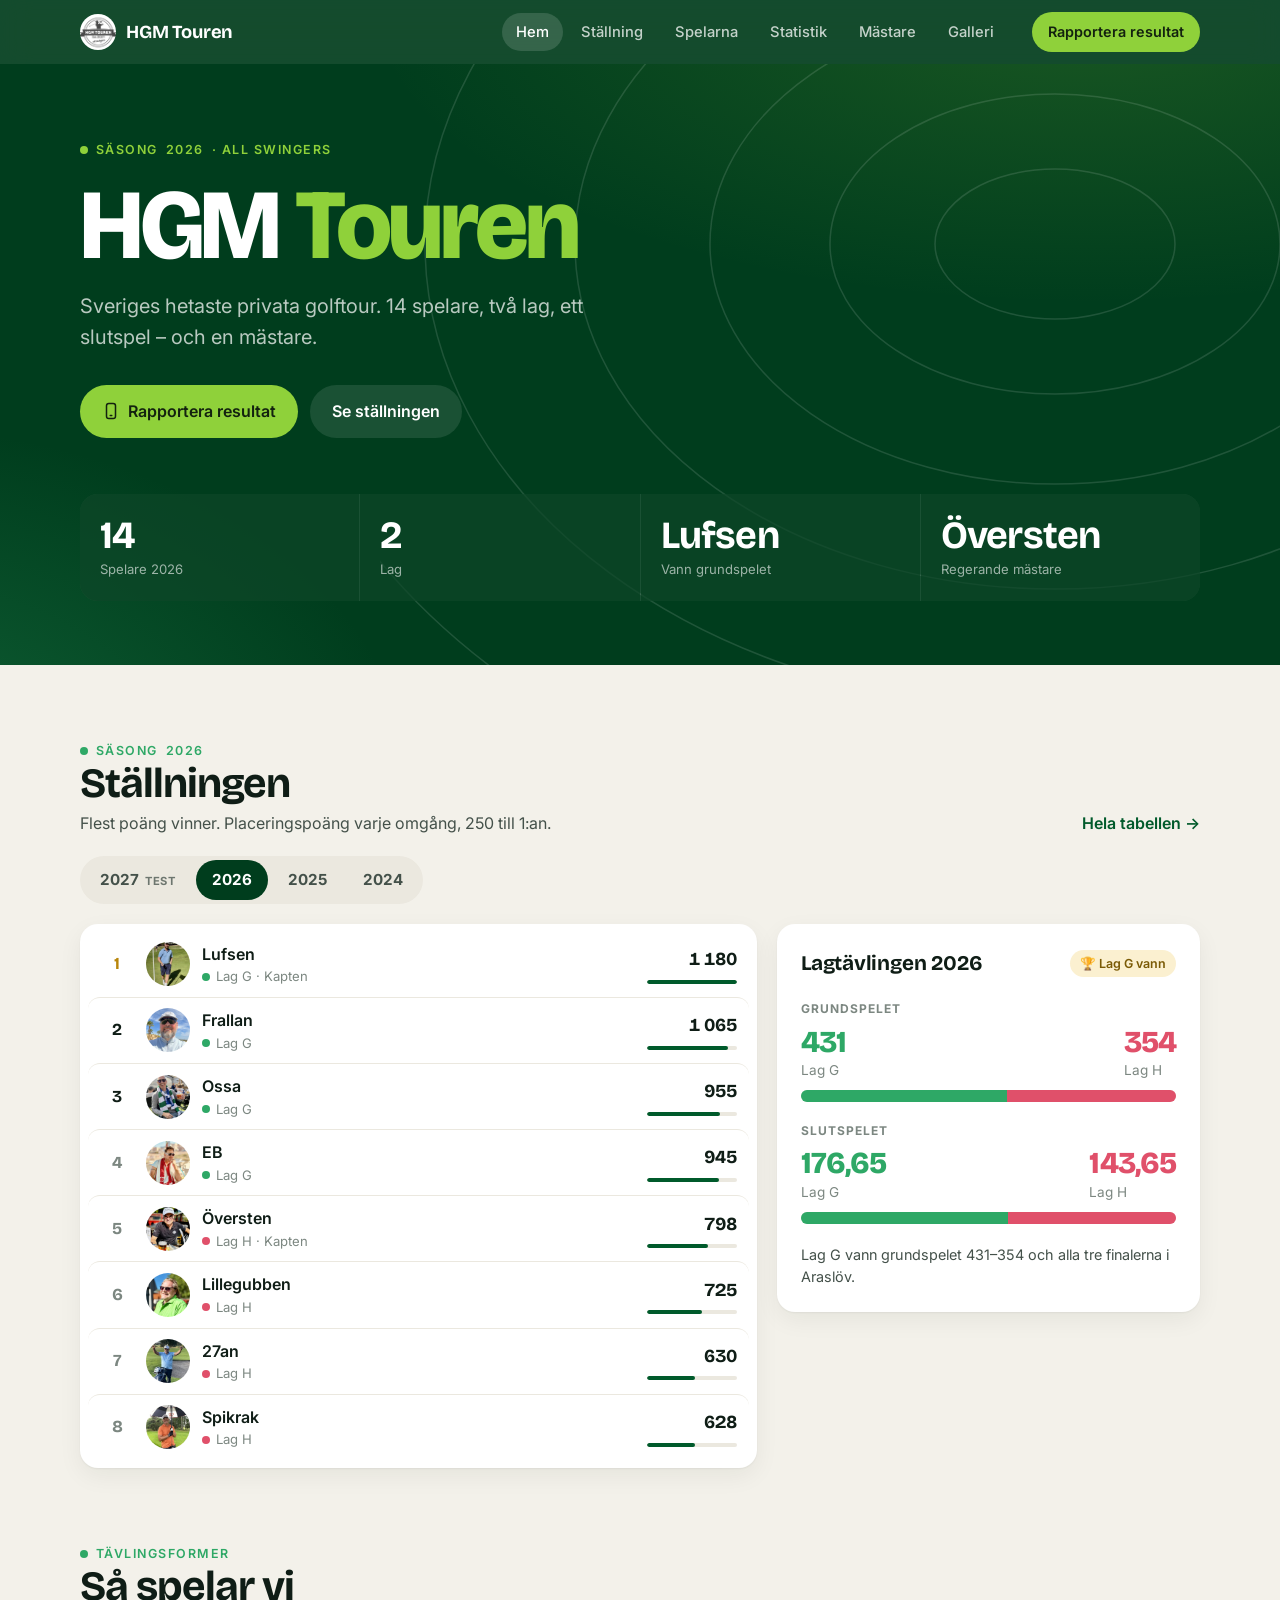
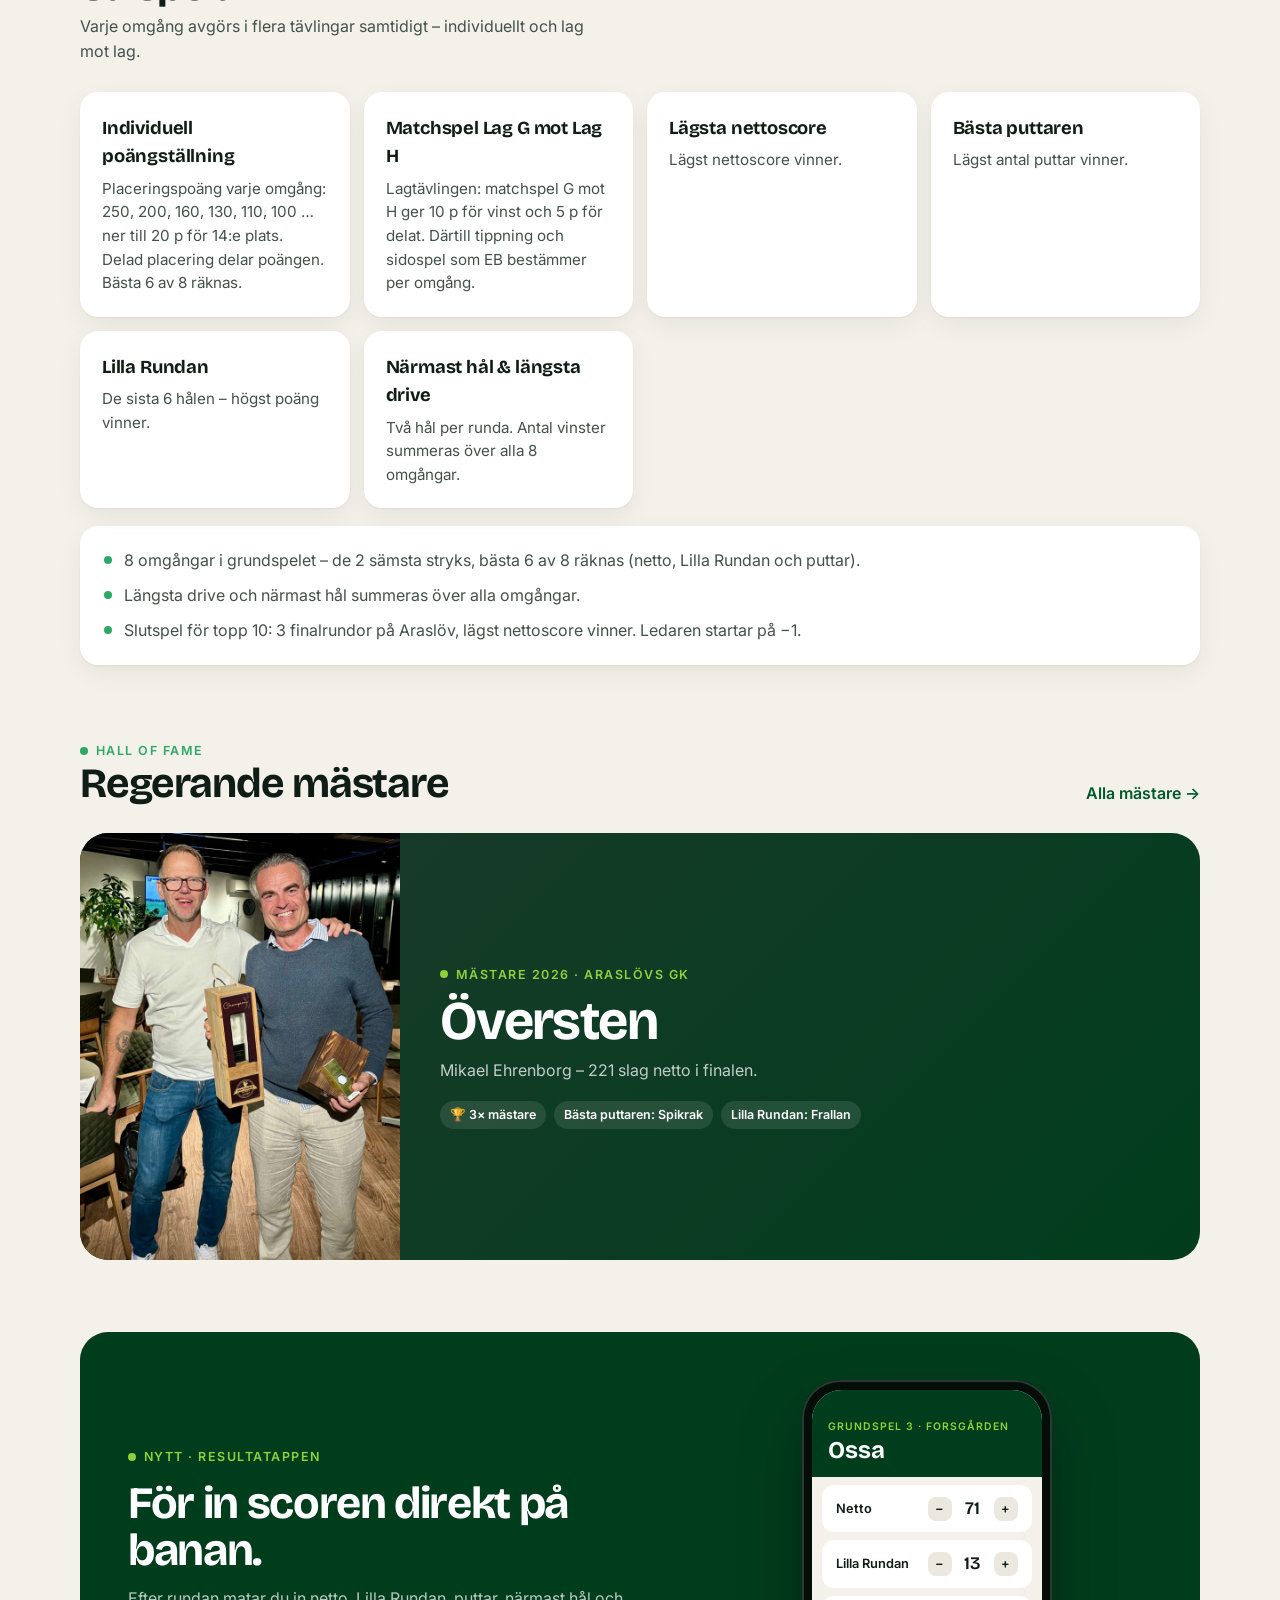
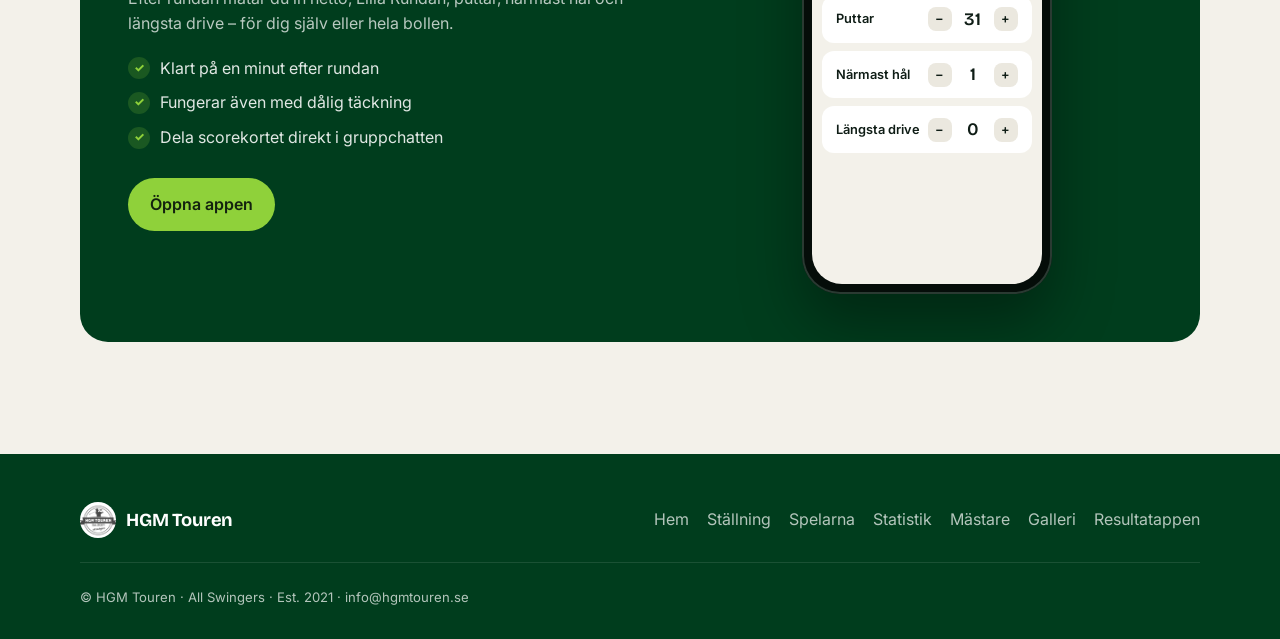
<file: index.html>
<!doctype html>
<html lang="sv">
<head>
<meta charset="utf-8">
<meta name="viewport" content="width=device-width, initial-scale=1, viewport-fit=cover">
<title>HGM Touren</title>
<meta name="description" content="HGM Touren – Sveriges hetaste privata golftour. Ställning, spelare, lag och mästare.">
<meta name="theme-color" content="#003d1d">
<link rel="icon" href="assets/img/icon.svg" type="image/svg+xml">
<link rel="preconnect" href="https://fonts.googleapis.com">
<link rel="preconnect" href="https://fonts.gstatic.com" crossorigin>
<link href="https://fonts.googleapis.com/css2?family=Bricolage+Grotesque:opsz,wght@12..96,600;12..96,700;12..96,800&family=Inter:wght@400;500;600;700&display=swap" rel="stylesheet">
<link rel="stylesheet" href="assets/css/style.css">
</head>
<body data-root="" data-page="hem">
<header id="site-nav"></header>
<section class="hero">
  <div class="wrap">
    <span class="eyebrow">Säsong <span data-season></span> · All Swingers</span>
    <h1>HGM <span>Touren</span></h1>
    <p class="lead">Sveriges hetaste privata golftour. 14 spelare, två lag, ett slutspel – och en mästare.</p>
    <div class="hero-actions">
      <a class="btn btn-accent" href="app/index.html">
        <svg viewBox="0 0 24 24" fill="none" stroke="currentColor" stroke-width="2" stroke-linecap="round" stroke-linejoin="round"><rect x="6" y="2" width="12" height="20" rx="3"/><path d="M11 18h2"/></svg>
        Rapportera resultat</a>
      <a class="btn btn-ghost" href="stallning/index.html">Se ställningen</a>
    </div>
    <div class="kpis" data-kpis></div>
  </div>
</section>

<section class="section">
  <div class="wrap">
    <div class="section-head">
      <div><span class="eyebrow">Säsong <span data-season></span></span><h2>Ställningen</h2>
      <p data-scoring-note>Placeringspoäng varje omgång – 250 poäng till 1:an och nedåt. Bästa 6 av 8 omgångar räknas.</p></div>
      <a class="link-more" href="stallning/index.html">Hela tabellen →</a>
    </div>
    <div style="margin:-8px 0 20px"><div data-season-switch></div><div data-season-note></div></div>
    <div class="grid-2">
      <div class="card standings reveal" data-standings-top></div>
      <div style="display:grid;gap:20px;align-content:start">
        <div class="reveal" data-duel></div>
      </div>
    </div>
  </div>
</section>

<section class="section" style="padding-top:0">
  <div class="wrap">
    <div class="section-head">
      <div><span class="eyebrow">Tävlingsformer</span><h2>Så spelar vi</h2>
      <p>Varje omgång avgörs i flera tävlingar samtidigt – individuellt och lag mot lag.</p></div>
    </div>
    <div class="formats-grid" data-formats></div>
    <ul class="card rules" data-rules></ul>
  </div>
</section>

<section class="section" style="padding-top:0">
  <div class="wrap">
    <div class="section-head">
      <div><span class="eyebrow">Hall of Fame</span><h2>Regerande mästare</h2></div>
      <a class="link-more" href="mastare/index.html">Alla mästare →</a>
    </div>
    <div class="reveal" data-champ-feature></div>
  </div>
</section>

<section class="section" style="padding-top:0">
  <div class="wrap">
    <div class="promo reveal">
      <div>
        <span class="eyebrow">Nytt · Resultatappen</span>
        <h2>För in scoren direkt på banan.</h2>
        <p>Efter rundan matar du in netto, Lilla Rundan, puttar, närmast hål och längsta drive – för dig själv eller hela bollen.</p>
        <ul>
          <li>Klart på en minut efter rundan</li>
          <li>Fungerar även med dålig täckning</li>
          <li>Dela scorekortet direkt i gruppchatten</li>
        </ul>
        <a class="btn btn-accent" href="app/index.html">Öppna appen</a>
      </div>
      <div class="phone" aria-hidden="true">
        <div class="phone-screen">
          <div class="ps-top"><small>Grundspel 3 · Forsgården</small><b>Ossa</b></div>
          <div class="ps-row">Netto<span class="ps-step"><i>−</i><em>71</em><i>+</i></span></div>
          <div class="ps-row">Lilla Rundan<span class="ps-step"><i>−</i><em>13</em><i>+</i></span></div>
          <div class="ps-row">Puttar<span class="ps-step"><i>−</i><em>31</em><i>+</i></span></div>
          <div class="ps-row">Närmast hål<span class="ps-step"><i>−</i><em>1</em><i>+</i></span></div>
          <div class="ps-row">Längsta drive<span class="ps-step"><i>−</i><em>0</em><i>+</i></span></div>
        </div>
      </div>
    </div>
  </div>
</section>
<footer id="site-footer"></footer>
<script src="assets/js/data.js"></script>
<script src="assets/js/site.js"></script>
</body>
</html>
</file>
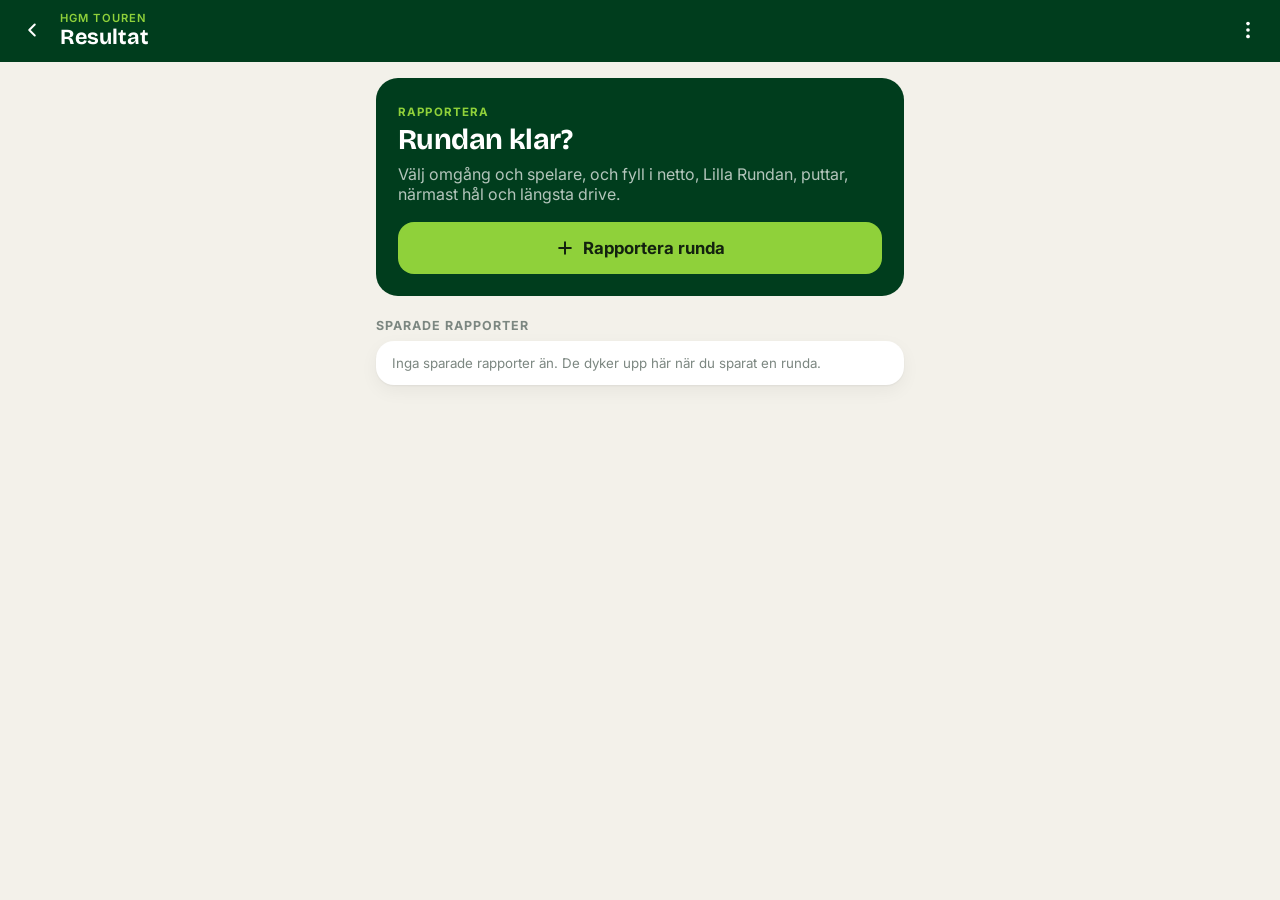
<file: app/index.html>
<!doctype html>
<html lang="sv">
<head>
<meta charset="utf-8">
<meta name="viewport" content="width=device-width, initial-scale=1, viewport-fit=cover, maximum-scale=1">
<title>HGM Resultat</title>
<meta name="theme-color" content="#003d1d">
<meta name="apple-mobile-web-app-capable" content="yes">
<meta name="mobile-web-app-capable" content="yes">
<meta name="apple-mobile-web-app-status-bar-style" content="black-translucent">
<meta name="apple-mobile-web-app-title" content="HGM Resultat">
<link rel="manifest" href="manifest.webmanifest">
<link rel="icon" href="../assets/img/icon.svg" type="image/svg+xml">
<link rel="apple-touch-icon" href="icon-192.png">
<link rel="preconnect" href="https://fonts.googleapis.com">
<link rel="preconnect" href="https://fonts.gstatic.com" crossorigin>
<link href="https://fonts.googleapis.com/css2?family=Bricolage+Grotesque:opsz,wght@12..96,600;12..96,700;12..96,800&family=Inter:wght@400;500;600;700&display=swap" rel="stylesheet">
<link rel="stylesheet" href="app.css">
</head>
<body>
  <header class="top">
    <a class="back" href="../index.html" aria-label="Till hemsidan">
      <svg viewBox="0 0 24 24" fill="none" stroke="currentColor" stroke-width="2.2" stroke-linecap="round" stroke-linejoin="round"><path d="M15 18l-6-6 6-6"/></svg>
    </a>
    <div class="top-title"><small id="top-sub">HGM Touren</small><b id="top-main">Resultat</b></div>
    <button class="icon-btn" id="btn-menu" aria-label="Meny" hidden>
      <svg viewBox="0 0 24 24" fill="currentColor"><circle cx="12" cy="5" r="2"/><circle cx="12" cy="12" r="2"/><circle cx="12" cy="19" r="2"/></svg>
    </button>
  </header>

  <main id="view"></main>

  <div class="sheet-bg" id="sheet-bg" hidden></div>
  <div class="sheet" id="sheet" hidden></div>
  <div class="toast" id="toast" hidden></div>

  <script src="../assets/js/data.js"></script>
  <script src="app.js"></script>
</body>
</html>
</file>
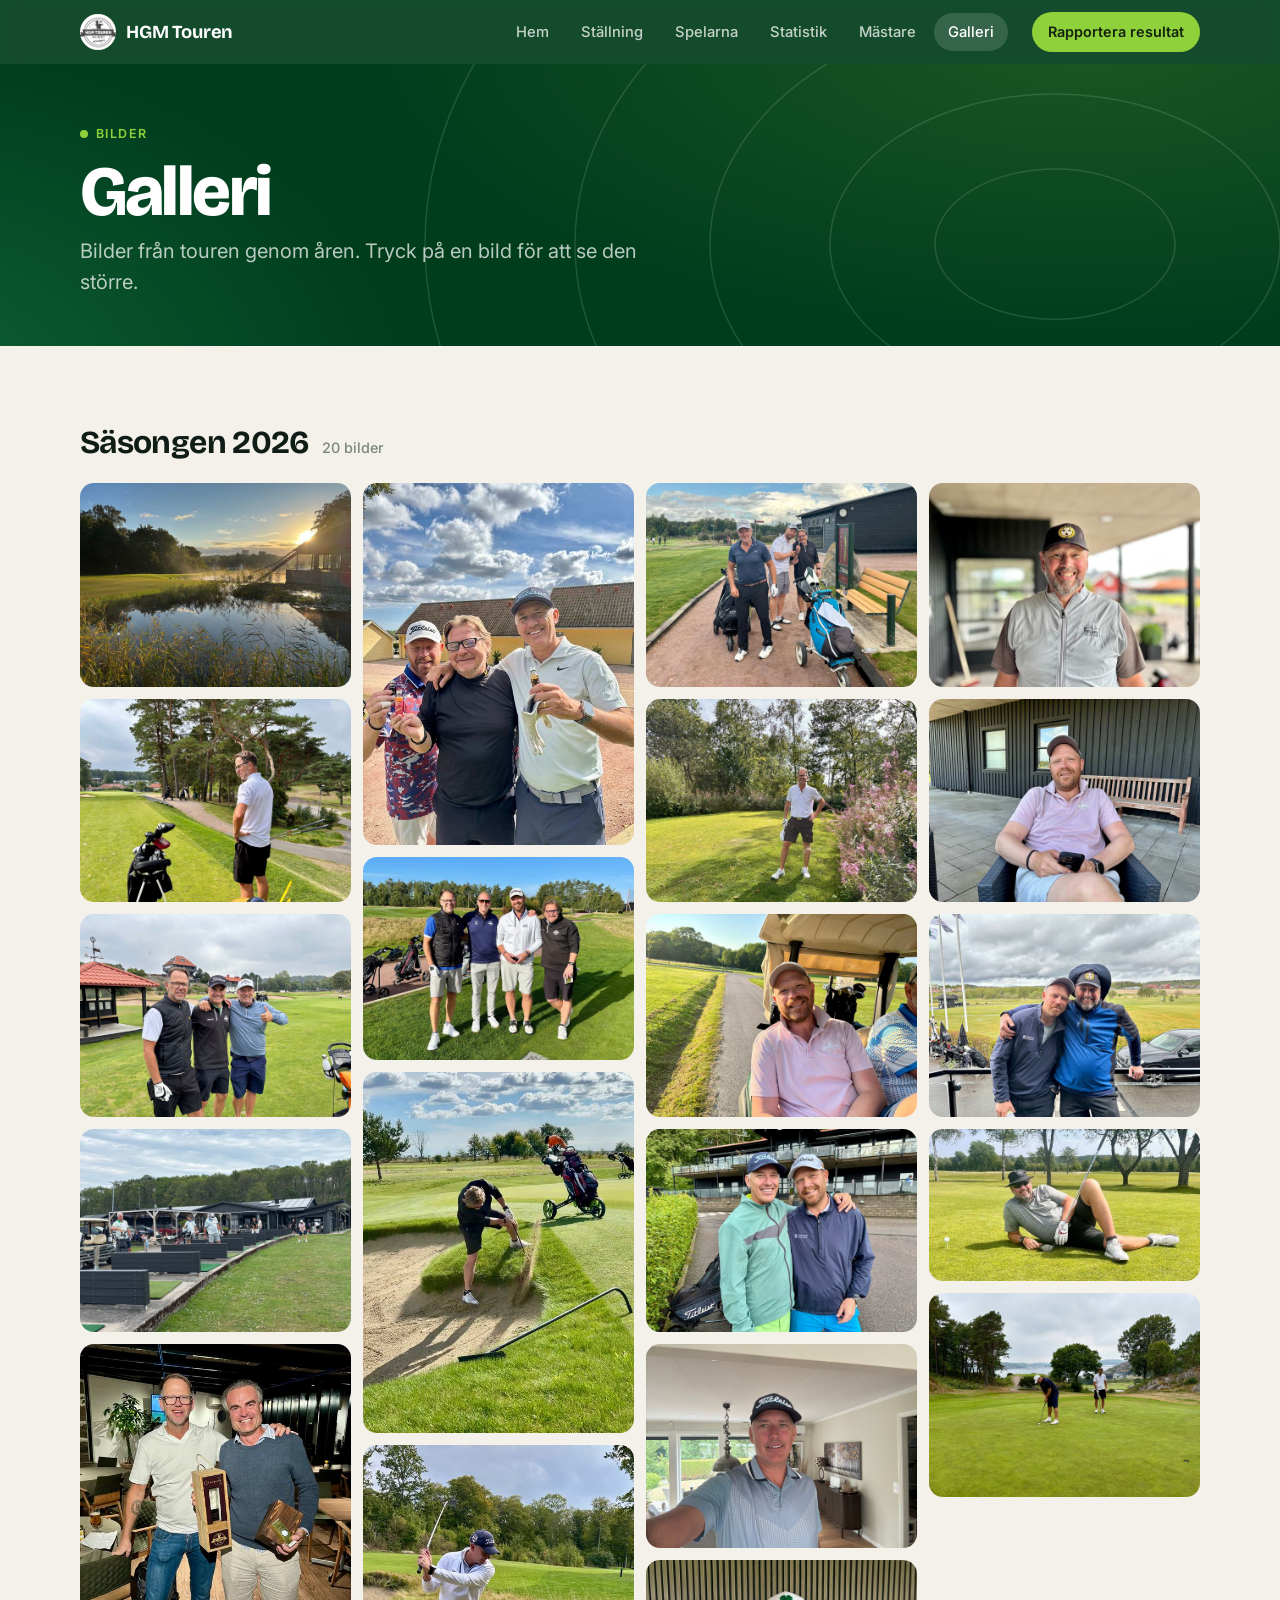
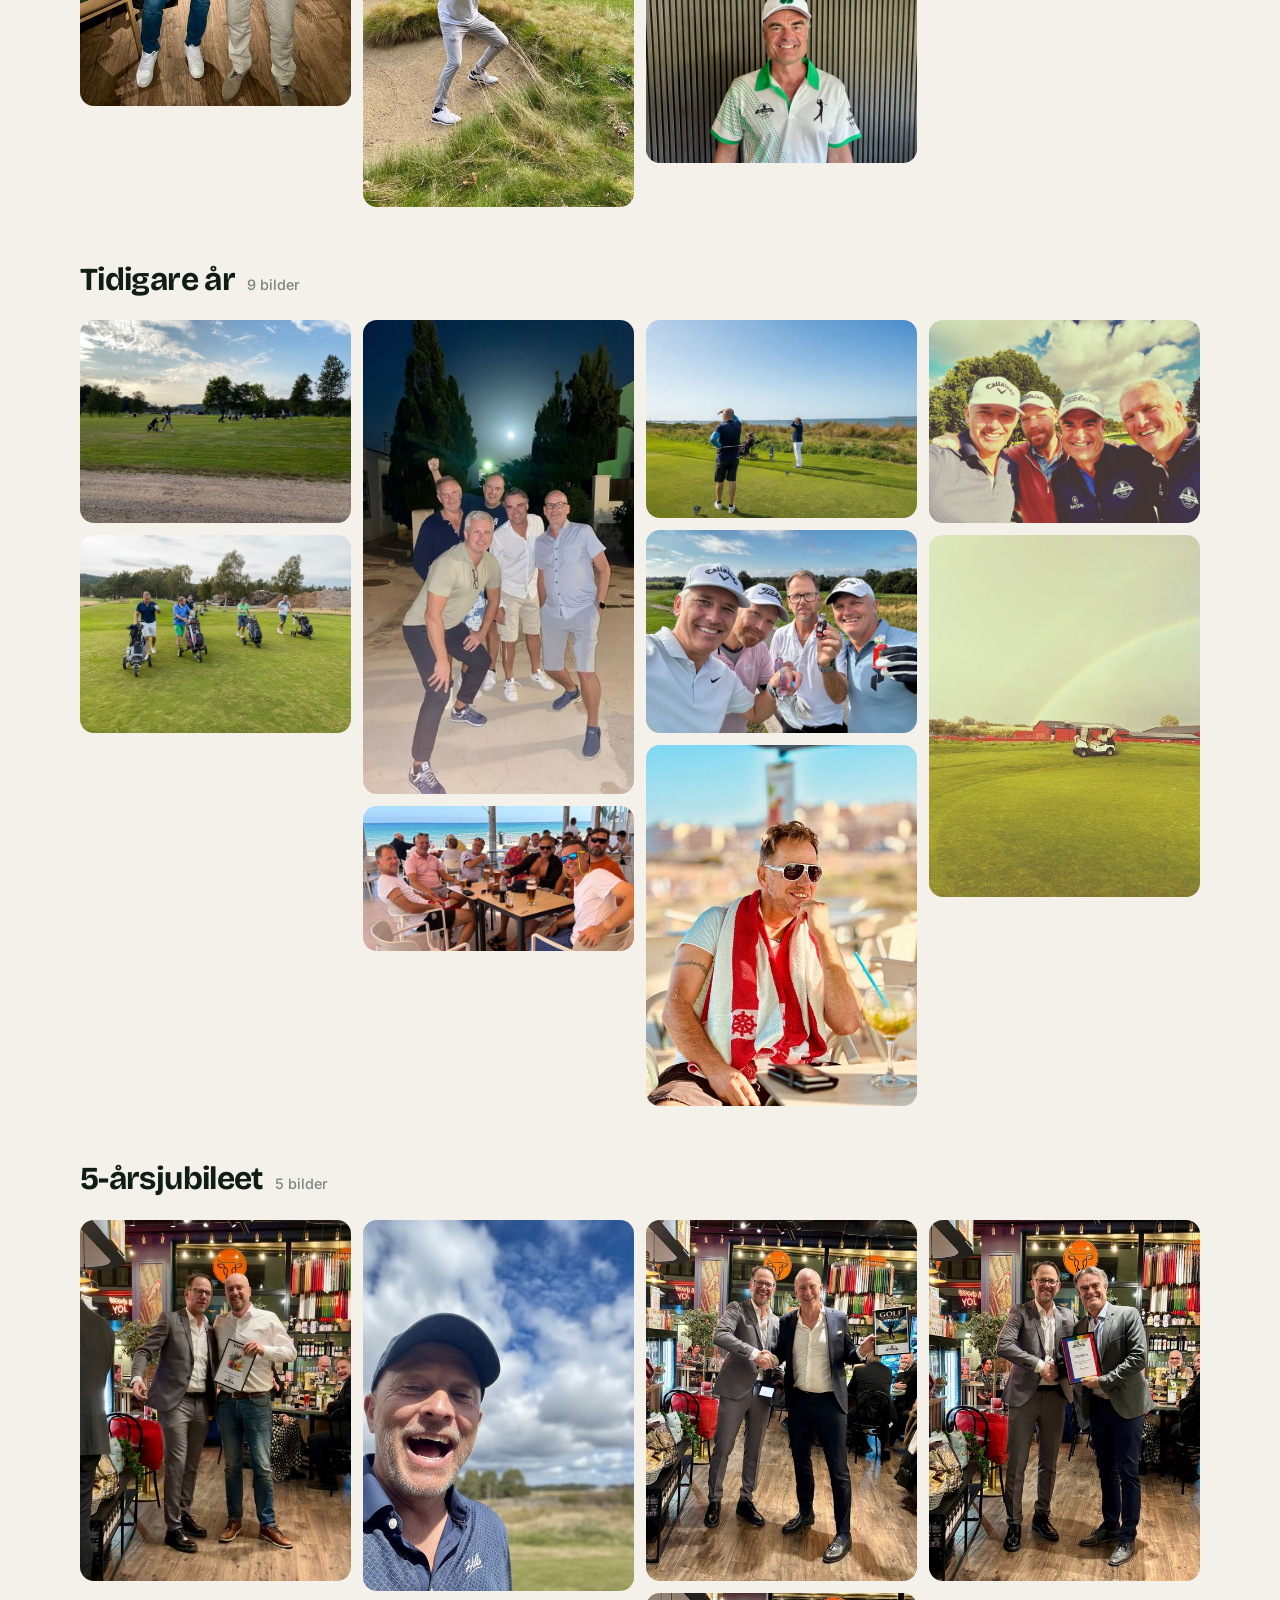
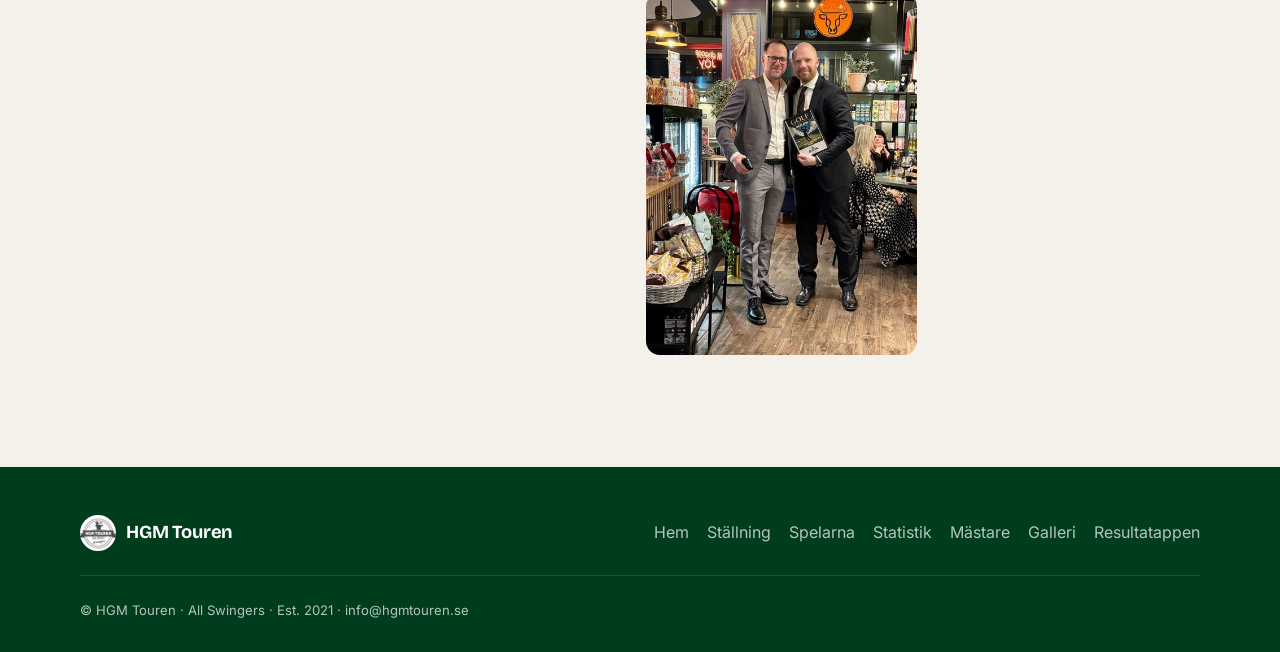
<file: galleri/index.html>
<!doctype html>
<html lang="sv">
<head>
<meta charset="utf-8">
<meta name="viewport" content="width=device-width, initial-scale=1, viewport-fit=cover">
<title>Galleri – HGM Touren</title>
<meta name="description" content="HGM Touren – Sveriges hetaste privata golftour. Ställning, spelare, lag och mästare.">
<meta name="theme-color" content="#003d1d">
<link rel="icon" href="../assets/img/icon.svg" type="image/svg+xml">
<link rel="preconnect" href="https://fonts.googleapis.com">
<link rel="preconnect" href="https://fonts.gstatic.com" crossorigin>
<link href="https://fonts.googleapis.com/css2?family=Bricolage+Grotesque:opsz,wght@12..96,600;12..96,700;12..96,800&family=Inter:wght@400;500;600;700&display=swap" rel="stylesheet">
<link rel="stylesheet" href="../assets/css/style.css">
</head>
<body data-root="../" data-page="galleri">
<header id="site-nav"></header>
<section class="hero page-hero">
  <div class="wrap">
    <span class="eyebrow">Bilder</span>
    <h1>Galleri</h1>
    <p class="lead">Bilder från touren genom åren. Tryck på en bild för att se den större.</p>
  </div>
</section>
<section class="section">
  <div class="wrap" data-gallery></div>
</section>
<footer id="site-footer"></footer>
<script src="../assets/js/data.js"></script>
<script src="../assets/js/site.js"></script>
</body>
</html>
</file>
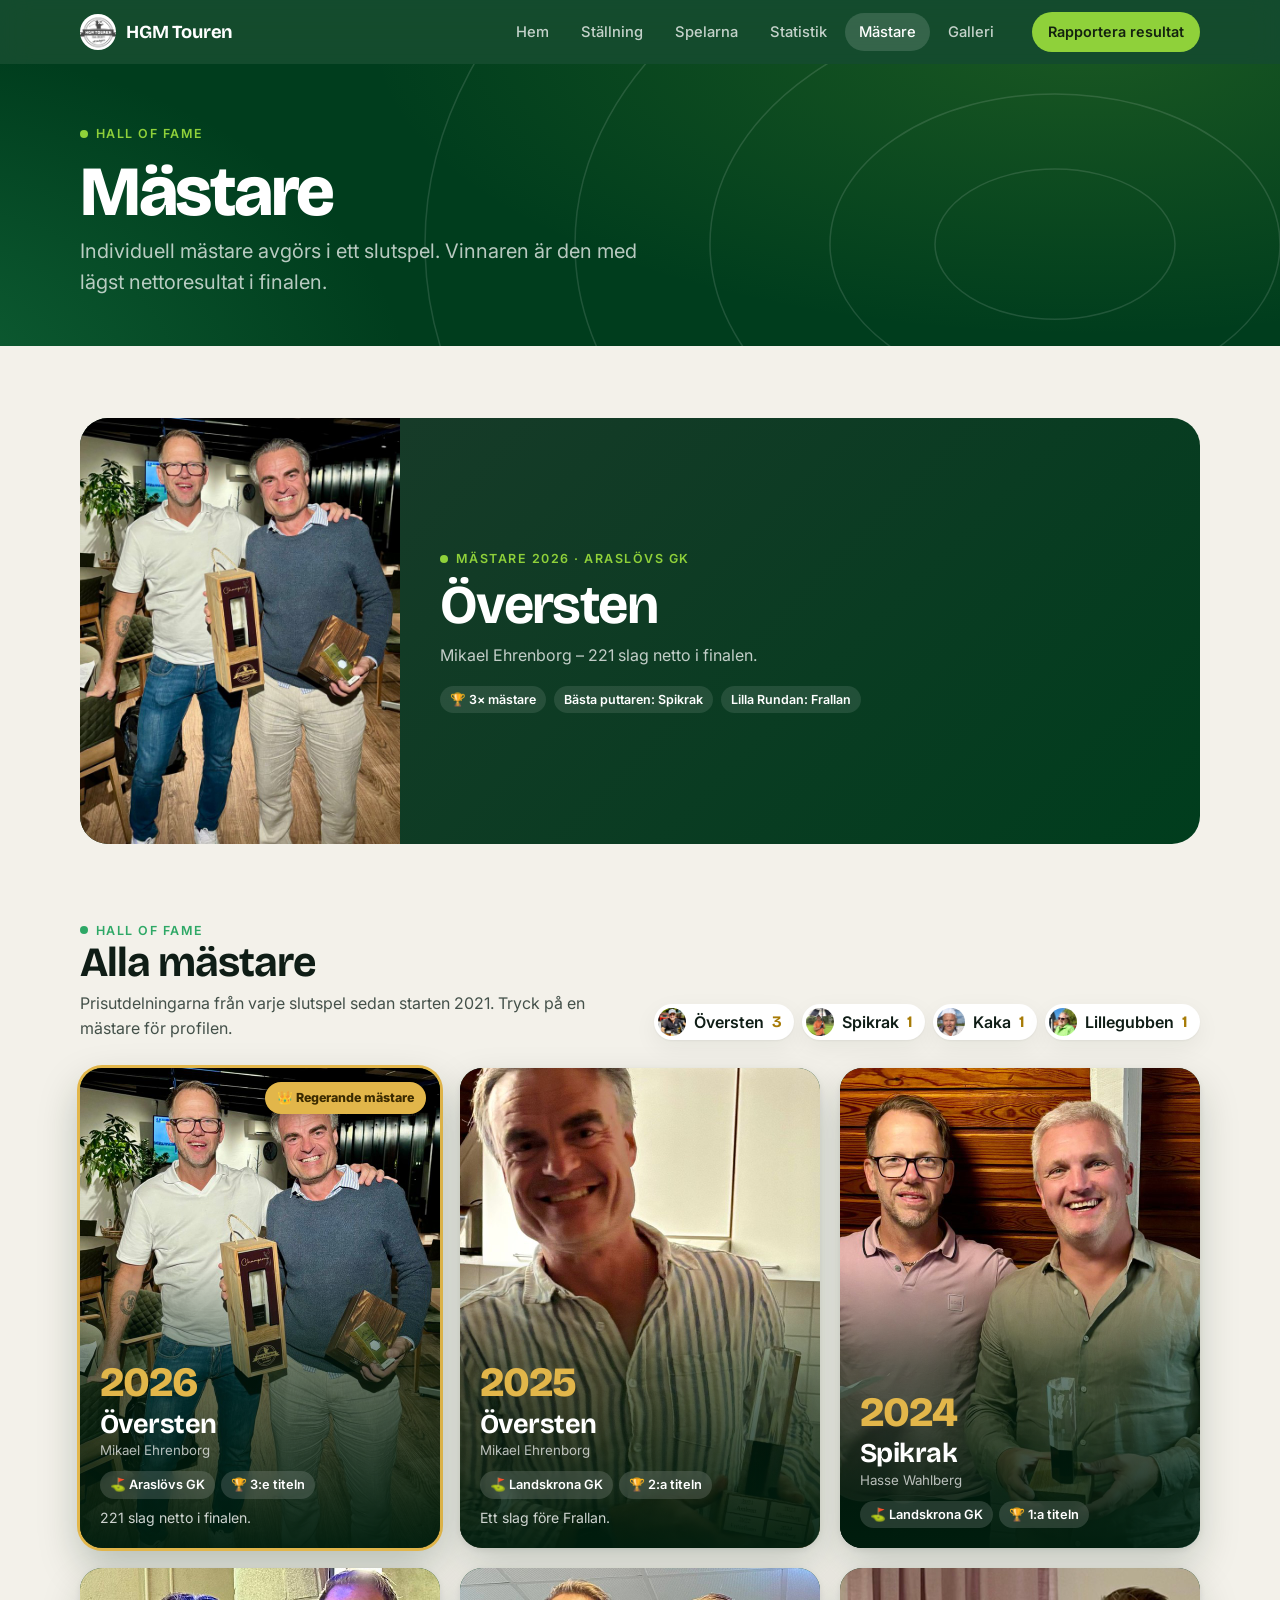
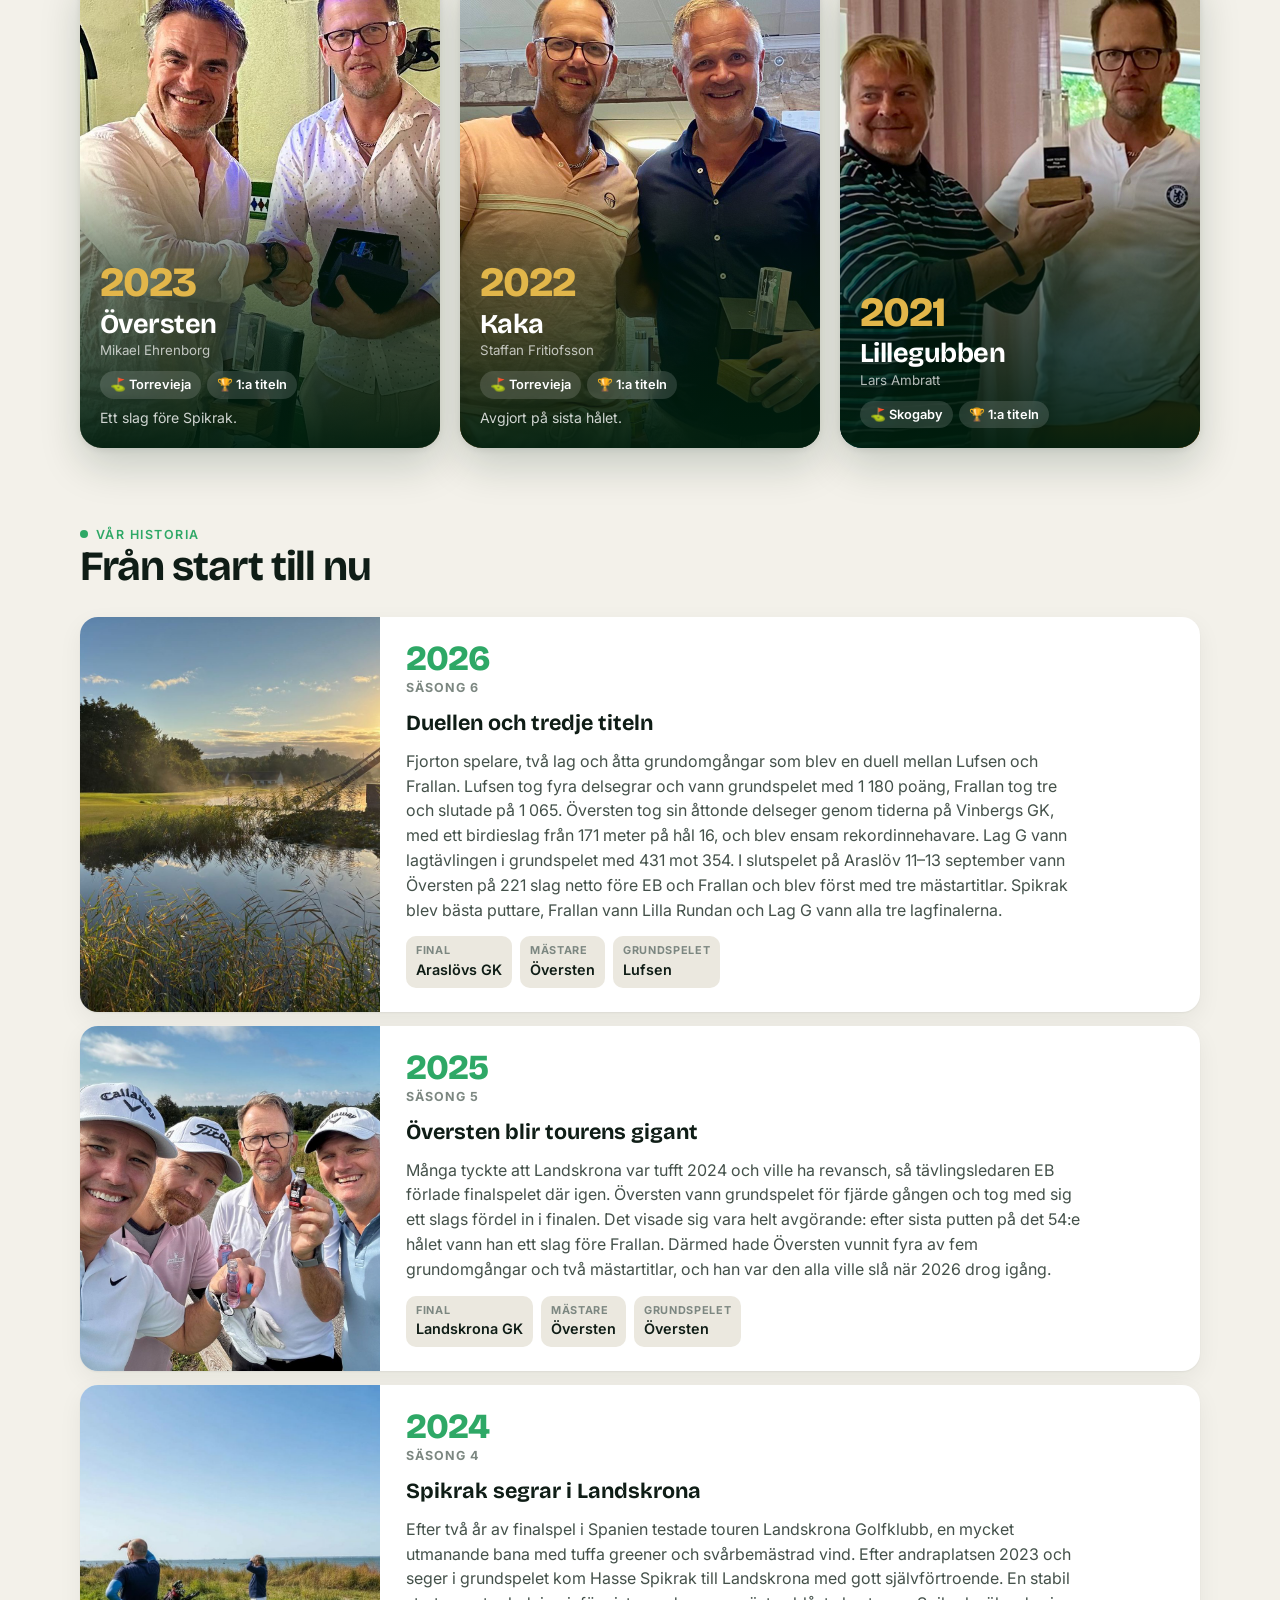
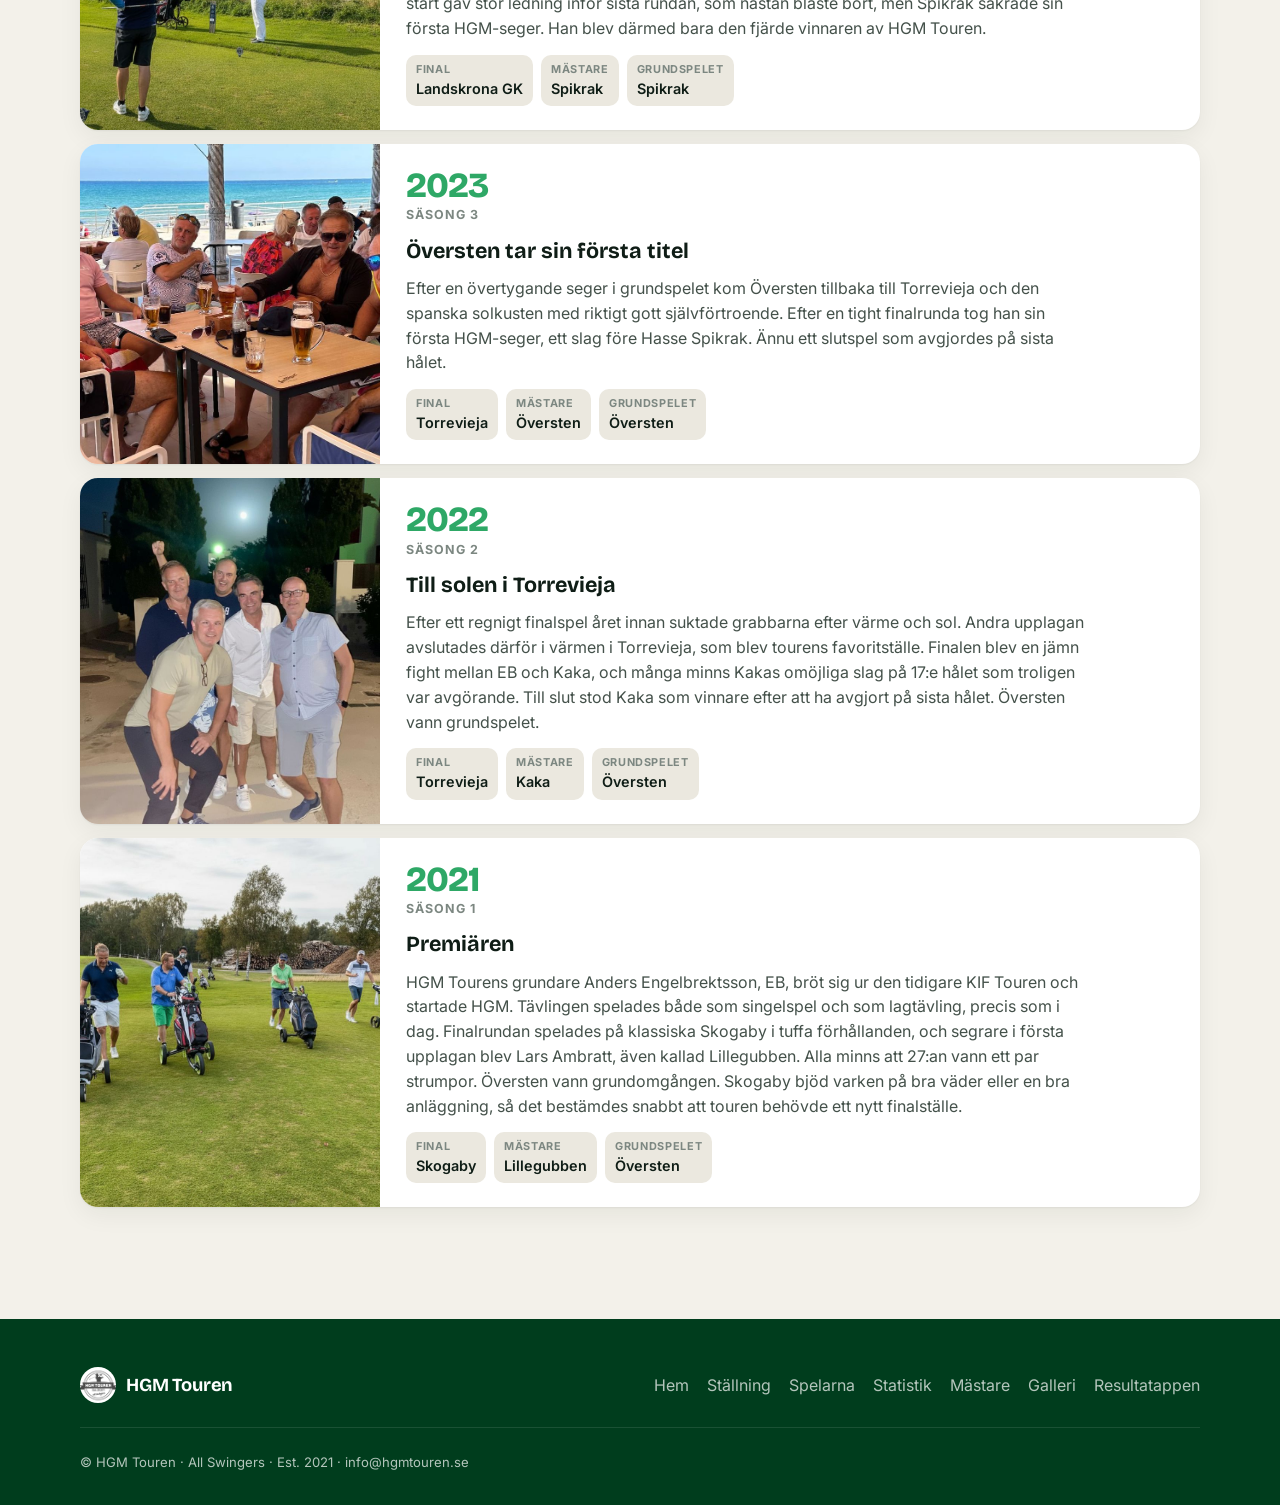
<file: mastare/index.html>
<!doctype html>
<html lang="sv">
<head>
<meta charset="utf-8">
<meta name="viewport" content="width=device-width, initial-scale=1, viewport-fit=cover">
<title>Mästare – HGM Touren</title>
<meta name="description" content="HGM Touren – Sveriges hetaste privata golftour. Ställning, spelare, lag och mästare.">
<meta name="theme-color" content="#003d1d">
<link rel="icon" href="../assets/img/icon.svg" type="image/svg+xml">
<link rel="preconnect" href="https://fonts.googleapis.com">
<link rel="preconnect" href="https://fonts.gstatic.com" crossorigin>
<link href="https://fonts.googleapis.com/css2?family=Bricolage+Grotesque:opsz,wght@12..96,600;12..96,700;12..96,800&family=Inter:wght@400;500;600;700&display=swap" rel="stylesheet">
<link rel="stylesheet" href="../assets/css/style.css">
</head>
<body data-root="../" data-page="mastare">
<header id="site-nav"></header>
<section class="hero page-hero">
  <div class="wrap">
    <span class="eyebrow">Hall of Fame</span>
    <h1>Mästare</h1>
    <p class="lead">Individuell mästare avgörs i ett slutspel. Vinnaren är den med lägst nettoresultat i finalen.</p>
  </div>
</section>
<section class="section">
  <div class="wrap">
    <div data-champ-feature></div>
  </div>
</section>
<section class="section" style="padding-top:0">
  <div class="wrap">
    <div class="section-head"><div><span class="eyebrow">Hall of Fame</span><h2>Alla mästare</h2>
      <p>Prisutdelningarna från varje slutspel sedan starten 2021. Tryck på en mästare för profilen.</p></div>
      <div class="title-count" data-title-count></div></div>
    <div class="hof-grid" data-champ-list></div>
  </div>
</section>
<section class="section" style="padding-top:0">
  <div class="wrap">
    <div class="section-head"><div><span class="eyebrow">Vår historia</span><h2>Från start till nu</h2></div></div>
    <div class="timeline" data-timeline></div>
  </div>
</section>
<footer id="site-footer"></footer>
<script src="../assets/js/data.js"></script>
<script src="../assets/js/site.js"></script>
</body>
</html>
</file>
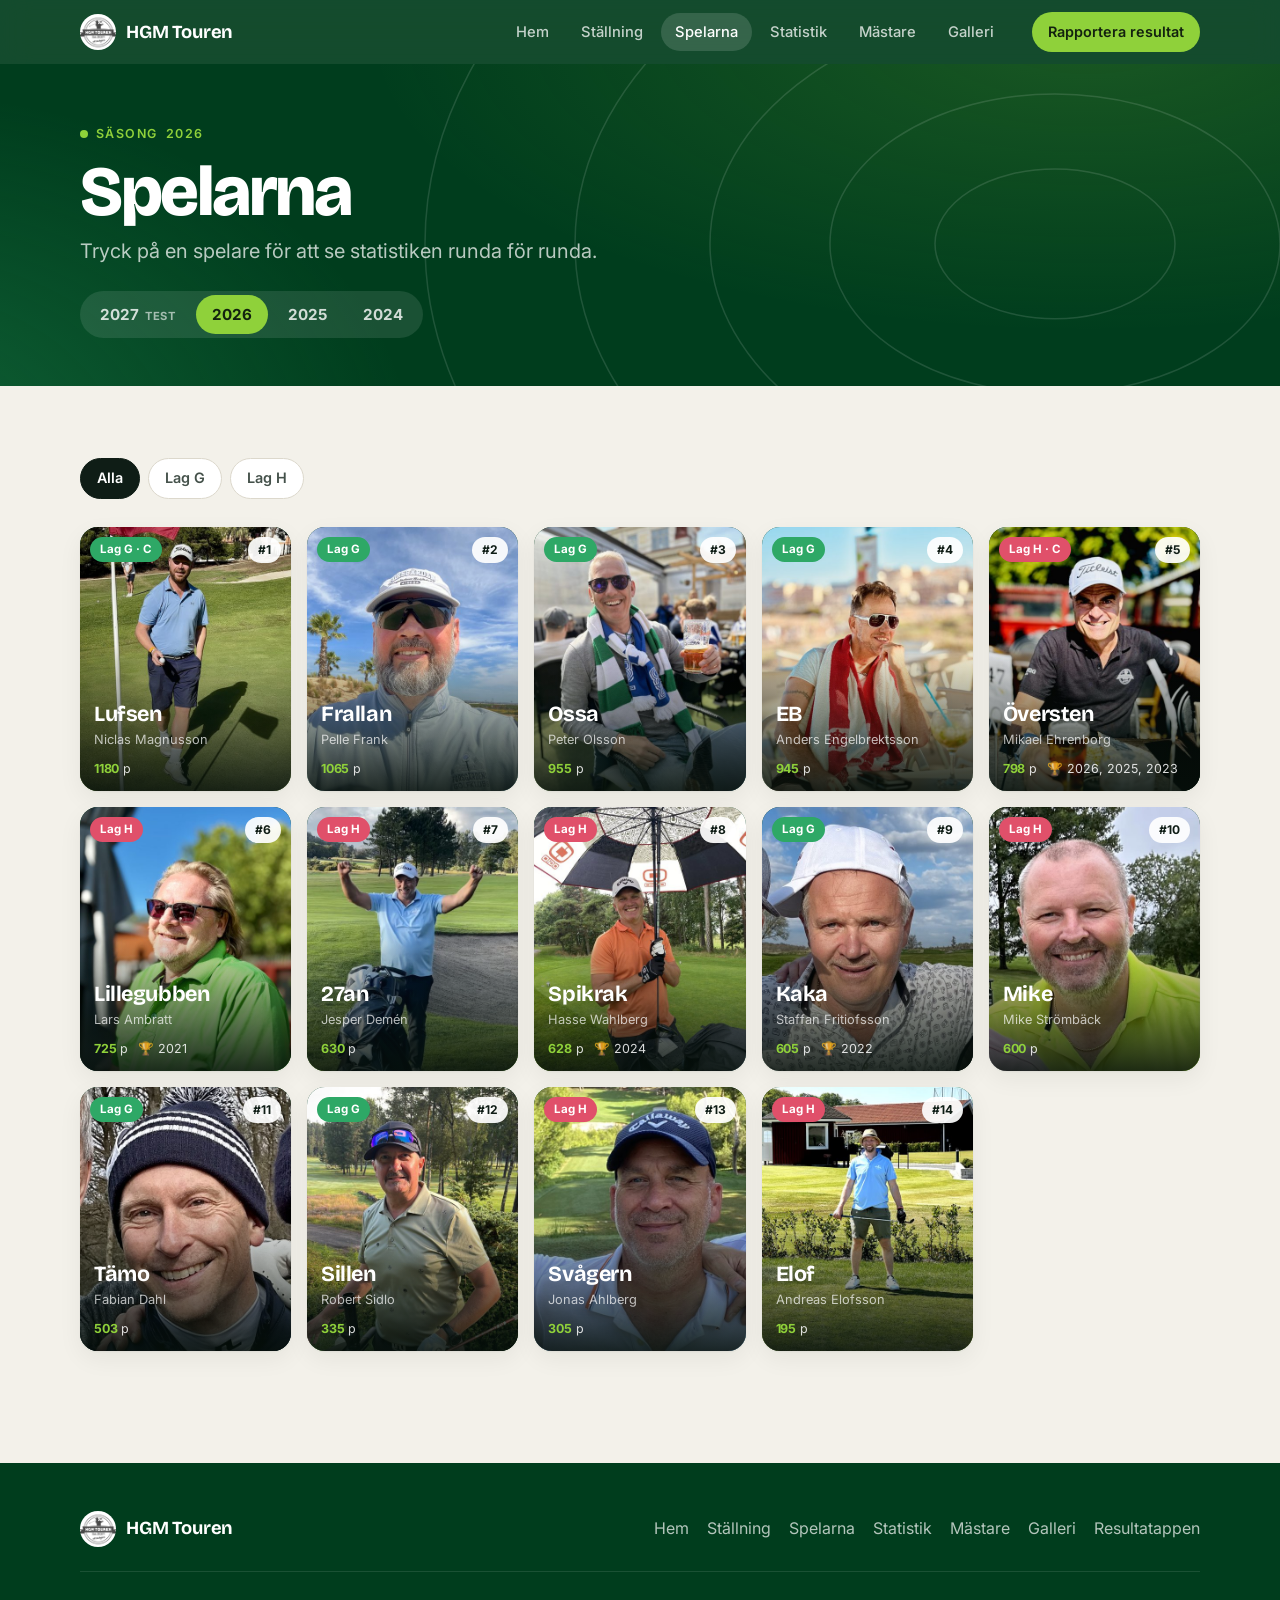
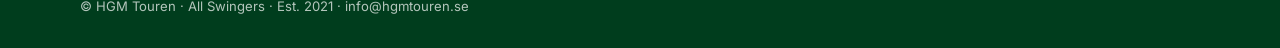
<file: spelarna/index.html>
<!doctype html>
<html lang="sv">
<head>
<meta charset="utf-8">
<meta name="viewport" content="width=device-width, initial-scale=1, viewport-fit=cover">
<title>Spelarna – HGM Touren</title>
<meta name="description" content="HGM Touren – Sveriges hetaste privata golftour. Ställning, spelare, lag och mästare.">
<meta name="theme-color" content="#003d1d">
<link rel="icon" href="../assets/img/icon.svg" type="image/svg+xml">
<link rel="preconnect" href="https://fonts.googleapis.com">
<link rel="preconnect" href="https://fonts.gstatic.com" crossorigin>
<link href="https://fonts.googleapis.com/css2?family=Bricolage+Grotesque:opsz,wght@12..96,600;12..96,700;12..96,800&family=Inter:wght@400;500;600;700&display=swap" rel="stylesheet">
<link rel="stylesheet" href="../assets/css/style.css">
</head>
<body data-root="../" data-page="spelarna">
<header id="site-nav"></header>
<section class="hero page-hero">
  <div class="wrap">
    <span class="eyebrow">Säsong <span data-season></span></span>
    <h1>Spelarna</h1>
    <p class="lead">Tryck på en spelare för att se statistiken runda för runda.</p>
    <div class="switch-row" data-season-switch></div><div data-season-note></div>
  </div>
</section>
<section class="section">
  <div class="wrap">
    <div class="section-head">
      <div class="filters" data-filters></div>
    </div>
    <div class="players" data-players></div>
  </div>
</section>
<footer id="site-footer"></footer>
<script src="../assets/js/data.js"></script>
<script src="../assets/js/site.js"></script>
</body>
</html>
</file>
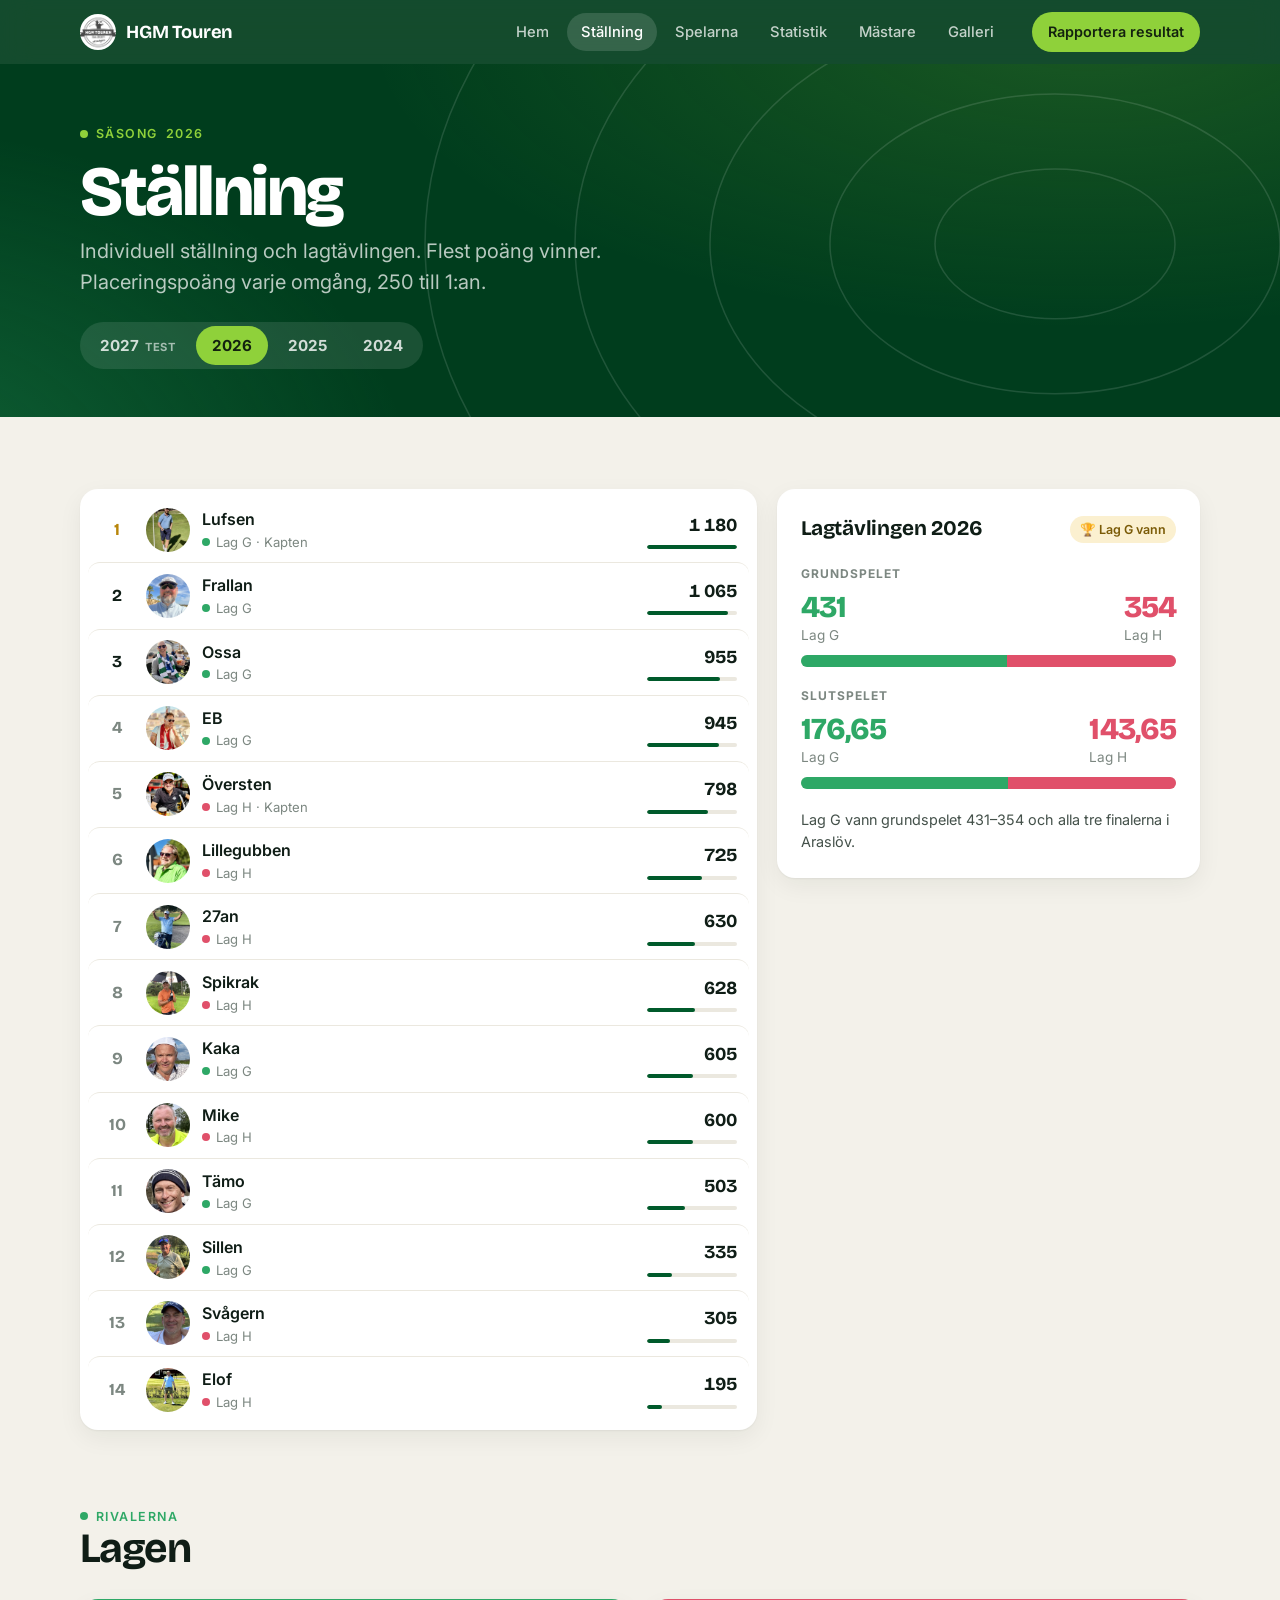
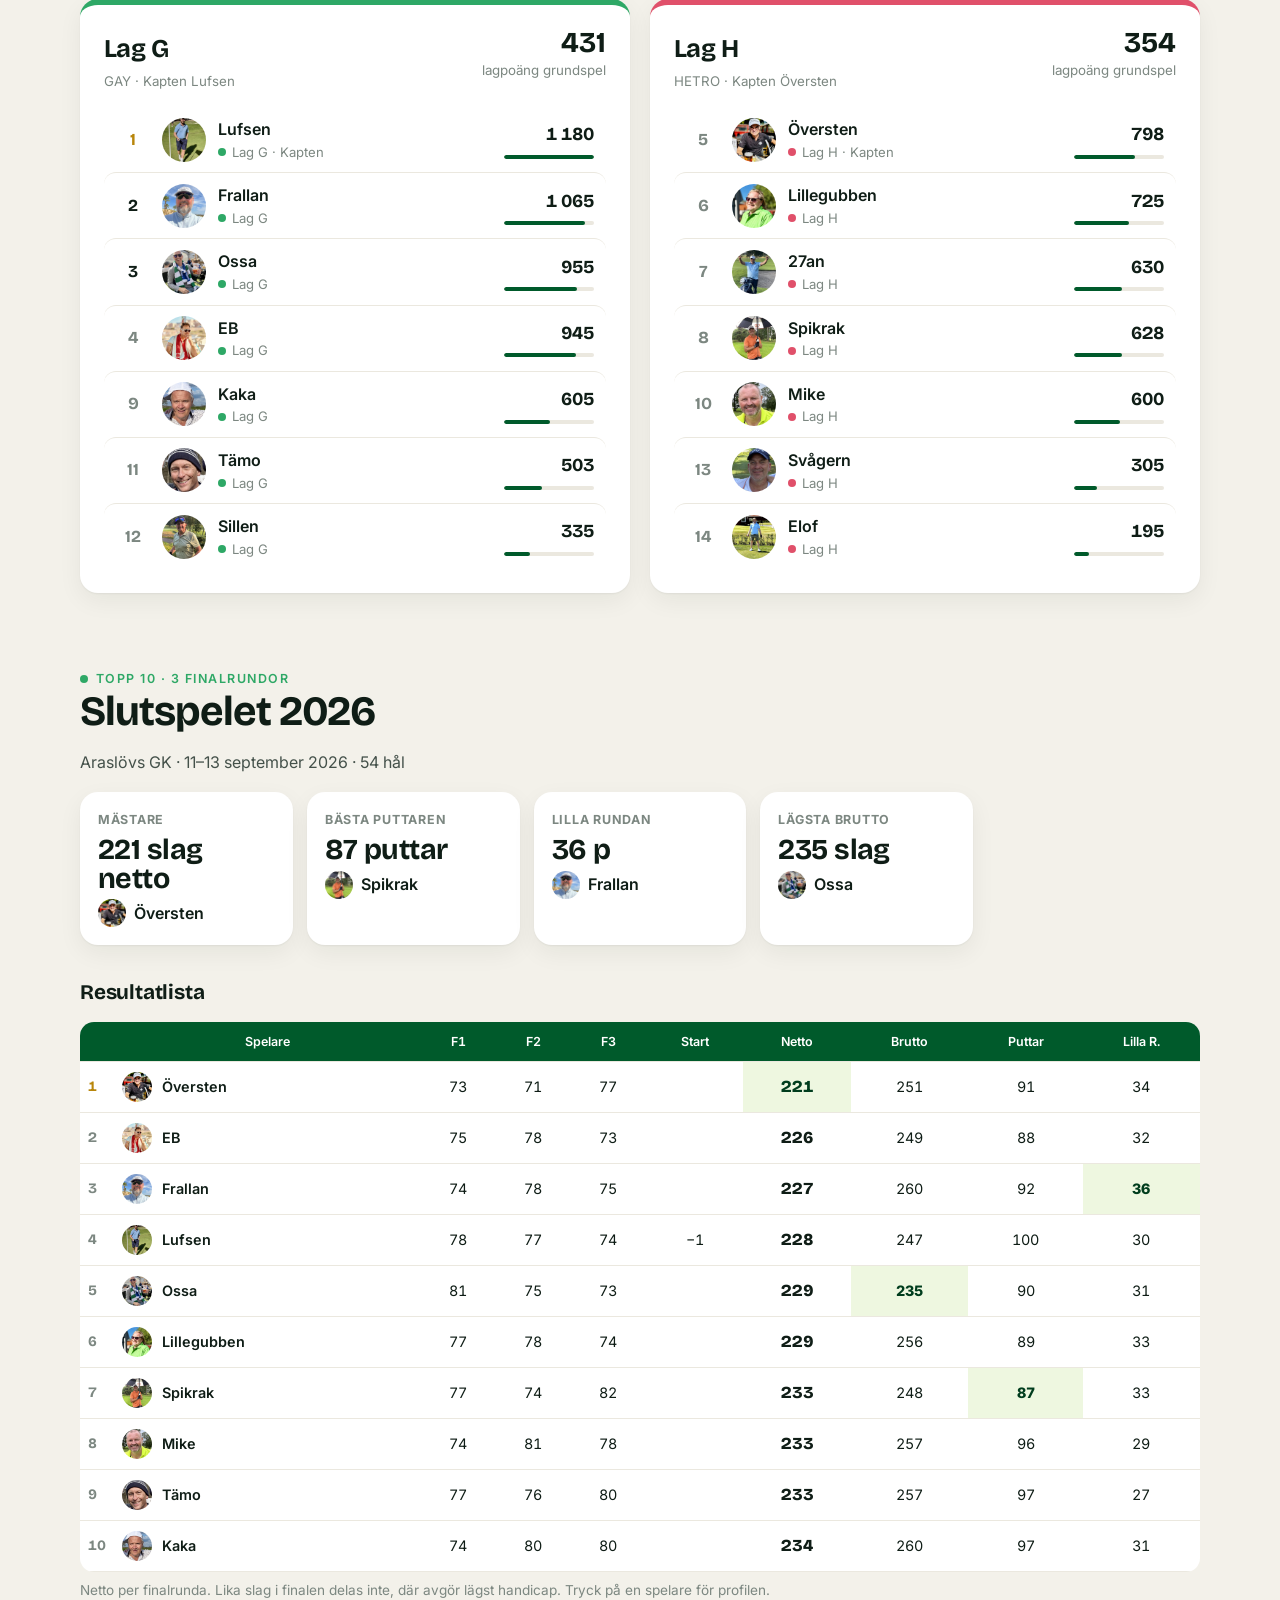
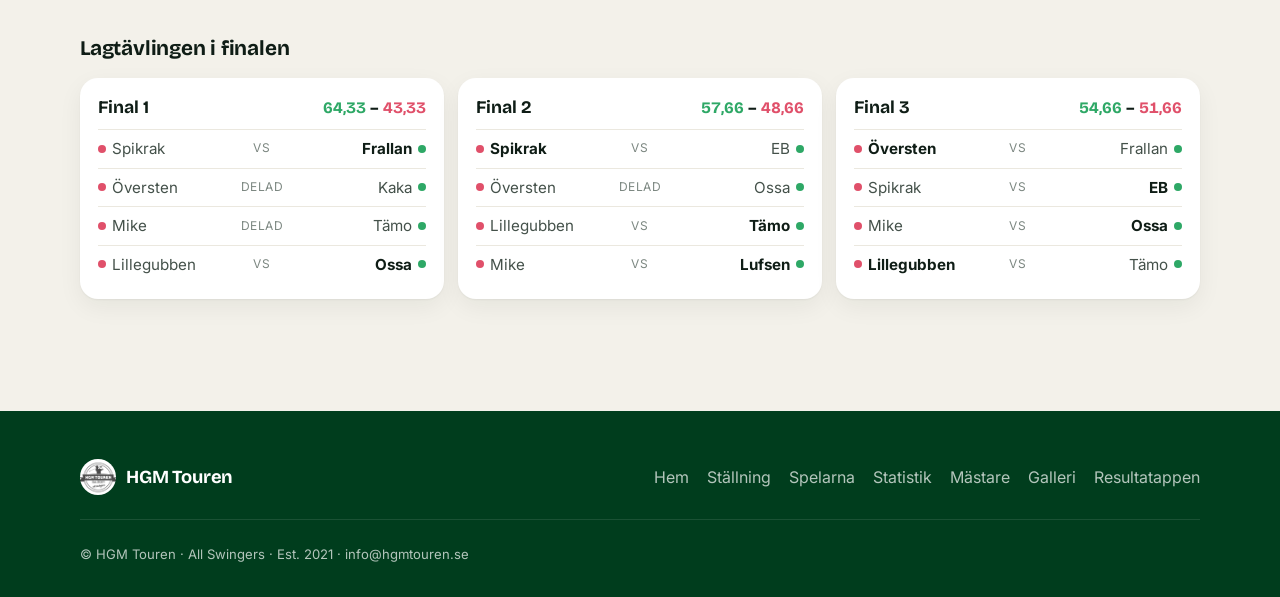
<file: stallning/index.html>
<!doctype html>
<html lang="sv">
<head>
<meta charset="utf-8">
<meta name="viewport" content="width=device-width, initial-scale=1, viewport-fit=cover">
<title>Ställning – HGM Touren</title>
<meta name="description" content="HGM Touren – Sveriges hetaste privata golftour. Ställning, spelare, lag och mästare.">
<meta name="theme-color" content="#003d1d">
<link rel="icon" href="../assets/img/icon.svg" type="image/svg+xml">
<link rel="preconnect" href="https://fonts.googleapis.com">
<link rel="preconnect" href="https://fonts.gstatic.com" crossorigin>
<link href="https://fonts.googleapis.com/css2?family=Bricolage+Grotesque:opsz,wght@12..96,600;12..96,700;12..96,800&family=Inter:wght@400;500;600;700&display=swap" rel="stylesheet">
<link rel="stylesheet" href="../assets/css/style.css">
</head>
<body data-root="../" data-page="stallning">
<header id="site-nav"></header>
<section class="hero page-hero">
  <div class="wrap">
    <span class="eyebrow">Säsong <span data-season></span></span>
    <h1>Ställning</h1>
    <p class="lead">Individuell ställning och lagtävlingen. <span data-scoring-note></span></p>
    <div class="switch-row" data-season-switch></div><div data-season-note></div>
  </div>
</section>
<section class="section">
  <div class="wrap">
    <div class="grid-2">
      <div class="card standings" data-standings-all></div>
      <div data-duel></div>
    </div>
  </div>
</section>
<section class="section" style="padding-top:0">
  <div class="wrap">
    <div class="section-head"><div><span class="eyebrow">Rivalerna</span><h2>Lagen</h2></div></div>
    <div class="teams" data-teams></div>
  </div>
</section>
<section class="section" style="padding-top:0" id="slutspelet">
  <div class="wrap">
    <div class="section-head"><div><span class="eyebrow">Topp 10 · 3 finalrundor</span><h2>Slutspelet <span data-season></span></h2></div></div>
    <div data-final></div>
  </div>
</section>
<footer id="site-footer"></footer>
<script src="../assets/js/data.js"></script>
<script src="../assets/js/site.js"></script>
</body>
</html>
</file>
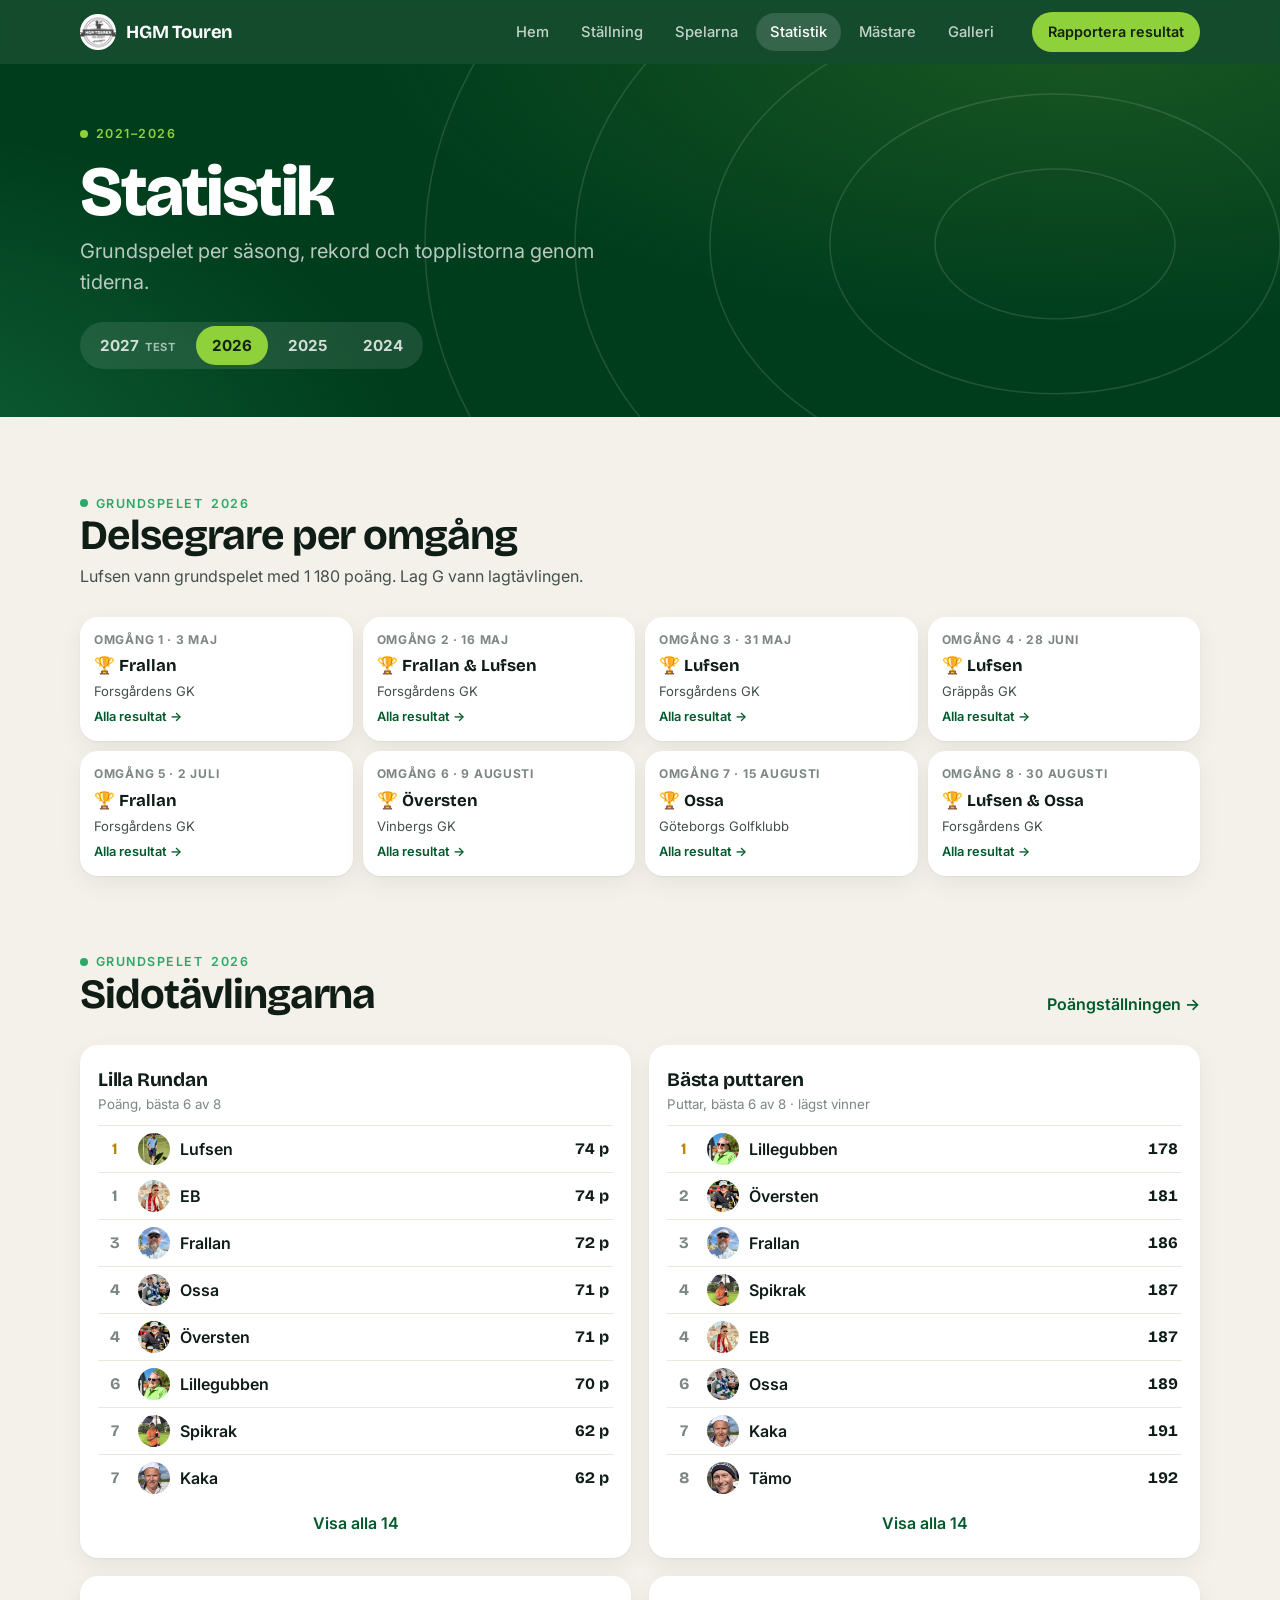
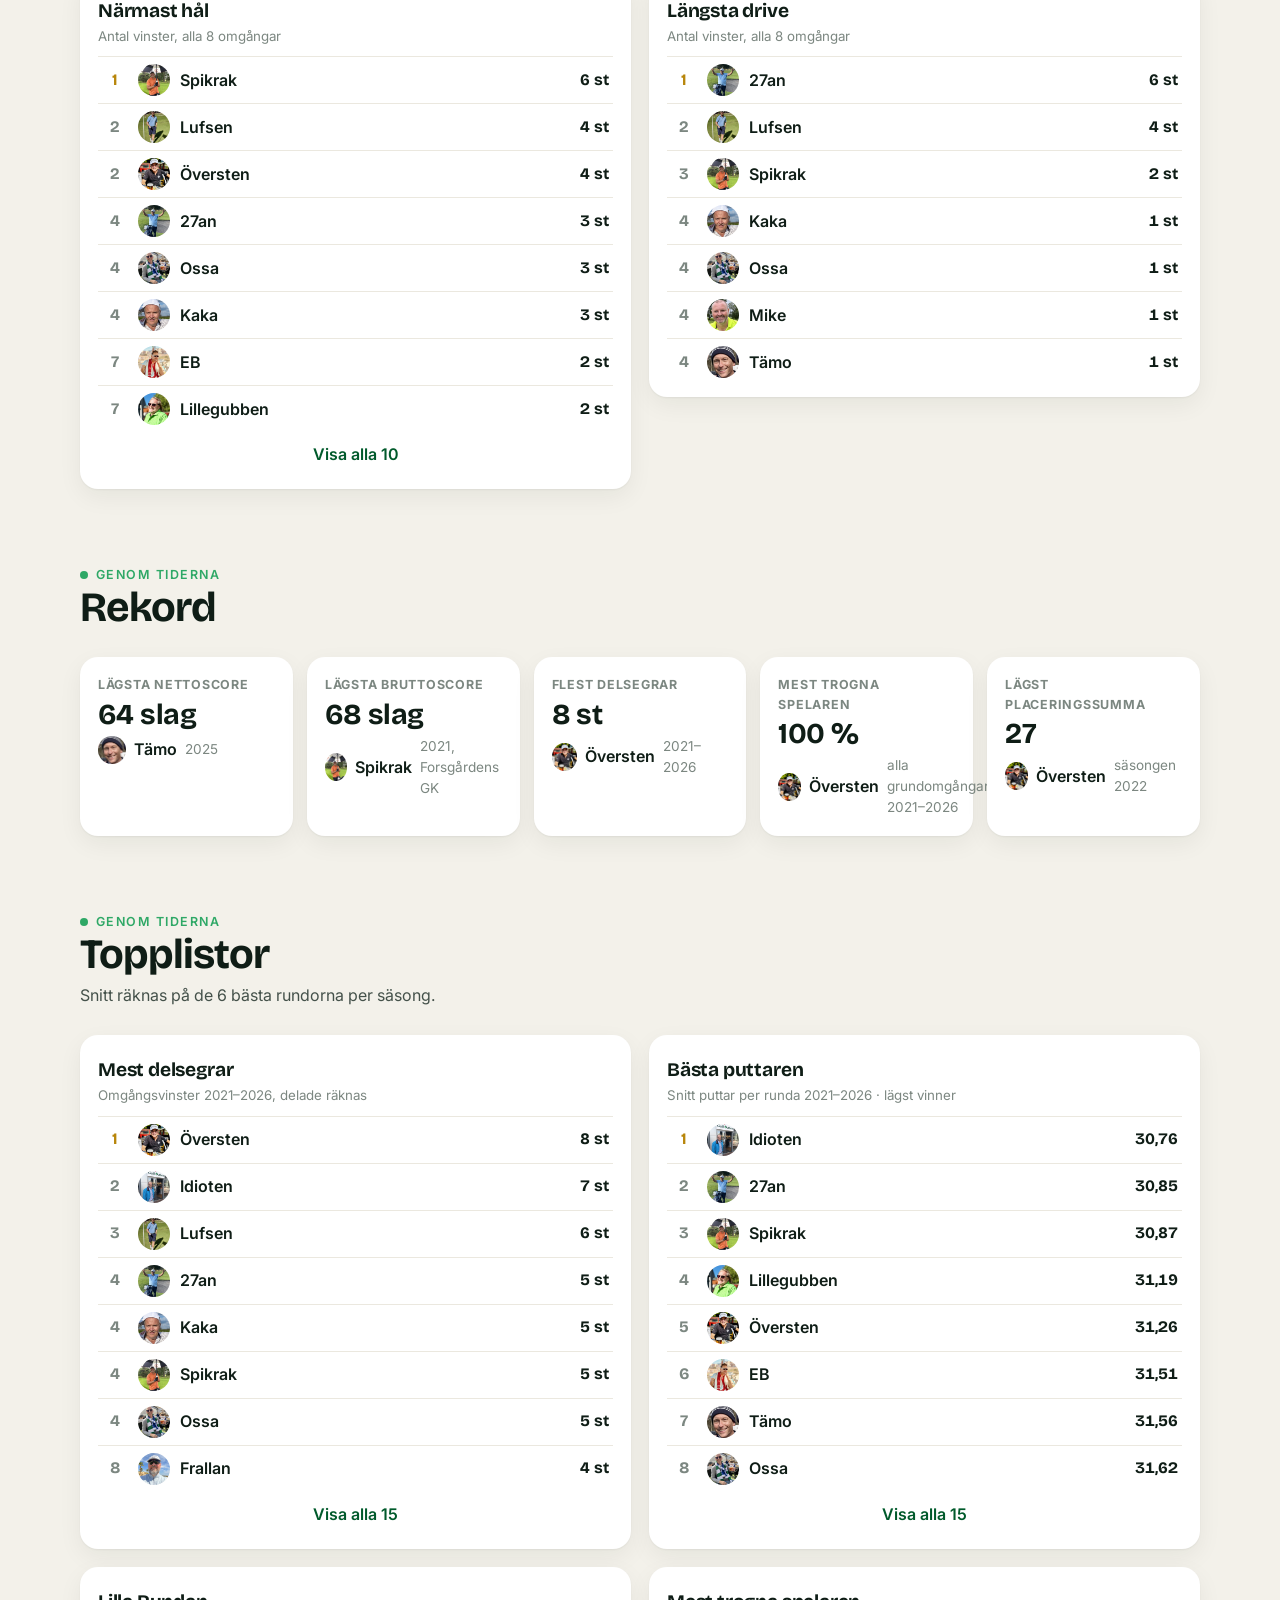
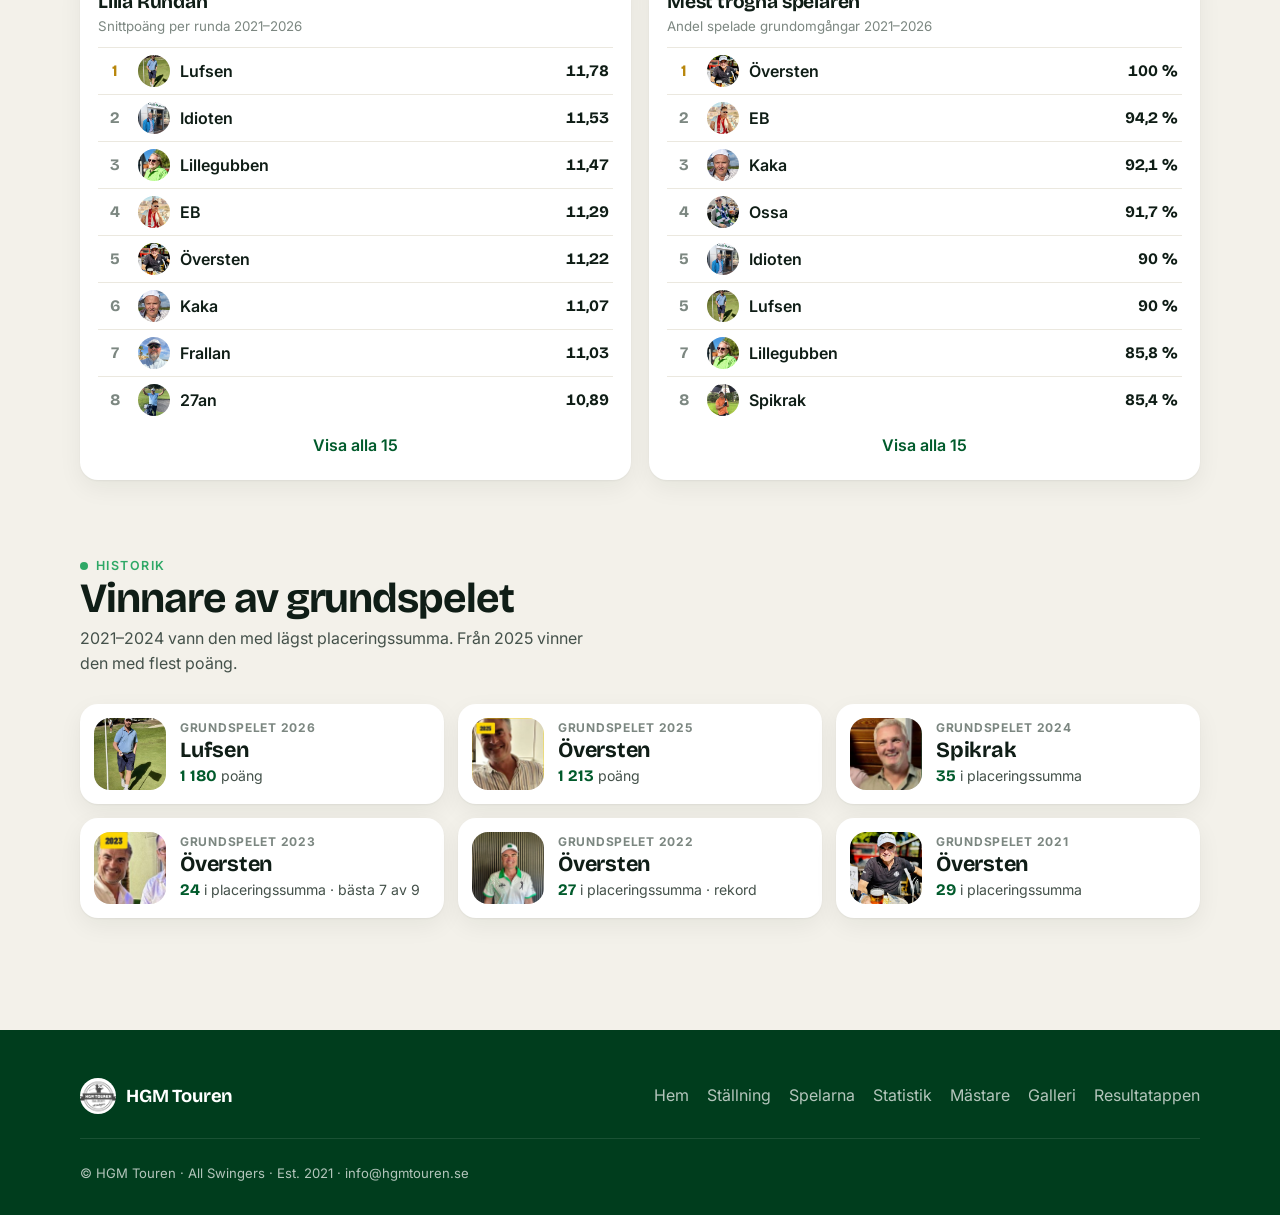
<file: statistik/index.html>
<!doctype html>
<html lang="sv">
<head>
<meta charset="utf-8">
<meta name="viewport" content="width=device-width, initial-scale=1, viewport-fit=cover">
<title>Statistik – HGM Touren</title>
<meta name="description" content="HGM Touren – Sveriges hetaste privata golftour. Ställning, spelare, lag och mästare.">
<meta name="theme-color" content="#003d1d">
<link rel="icon" href="../assets/img/icon.svg" type="image/svg+xml">
<link rel="preconnect" href="https://fonts.googleapis.com">
<link rel="preconnect" href="https://fonts.gstatic.com" crossorigin>
<link href="https://fonts.googleapis.com/css2?family=Bricolage+Grotesque:opsz,wght@12..96,600;12..96,700;12..96,800&family=Inter:wght@400;500;600;700&display=swap" rel="stylesheet">
<link rel="stylesheet" href="../assets/css/style.css">
</head>
<body data-root="../" data-page="statistik">
<header id="site-nav"></header>
<section class="hero page-hero">
  <div class="wrap">
    <span class="eyebrow">2021–2026</span>
    <h1>Statistik</h1>
    <p class="lead">Grundspelet per säsong, rekord och topplistorna genom tiderna.</p>
    <div class="switch-row" data-season-switch></div><div data-season-note></div>
  </div>
</section>
<section class="section">
  <div class="wrap">
    <div class="section-head"><div><span class="eyebrow">Grundspelet <span data-season></span></span><h2>Delsegrare per omgång</h2>
      <p data-season-summary></p></div></div>
    <div class="rounds-strip" data-round-winners></div>
  </div>
</section>
<section class="section" style="padding-top:0">
  <div class="wrap">
    <div class="section-head"><div><span class="eyebrow">Grundspelet <span data-season></span></span><h2>Sidotävlingarna</h2></div>
      <a class="link-more" href="../stallning/index.html">Poängställningen →</a></div>
    <div class="stat-grid" data-season-lists></div>
  </div>
</section>
<section class="section" style="padding-top:0">
  <div class="wrap">
    <div class="section-head"><div><span class="eyebrow">Genom tiderna</span><h2>Rekord</h2></div></div>
    <div class="records" data-records></div>
  </div>
</section>
<section class="section" style="padding-top:0">
  <div class="wrap">
    <div class="section-head"><div><span class="eyebrow">Genom tiderna</span><h2>Topplistor</h2>
      <p>Snitt räknas på de 6 bästa rundorna per säsong.</p></div></div>
    <div class="stat-grid" data-alltime-lists></div>
  </div>
</section>
<section class="section" style="padding-top:0">
  <div class="wrap">
    <div class="section-head"><div><span class="eyebrow">Historik</span><h2>Vinnare av grundspelet</h2>
      <p>2021–2024 vann den med lägst placeringssumma. Från 2025 vinner den med flest poäng.</p></div></div>
    <div class="gw-grid" data-grund-winners></div>
  </div>
</section>
<footer id="site-footer"></footer>
<script src="../assets/js/data.js"></script>
<script src="../assets/js/site.js"></script>
</body>
</html>
</file>
<file: assets/css/style.css>
/* =========================================================
   HGM Touren – designsystem
   ========================================================= */
:root {
  --bg: #f3f1ea;
  --surface: #ffffff;
  --surface-2: #ebe8df;
  --ink: #0f1d16;
  --ink-2: #44514a;
  --muted: #7c8781;
  --line: #dcd8cc;
  --forest: #003d1d;
  --forest-2: #005a2b;
  --accent: #8fd13a;      /* lime – call to action */
  --accent-ink: #13220f;
  --gold: #e2b64a;
  --team-g: #2ea866;
  --team-h: #e0506a;
  --radius: 18px;
  --radius-sm: 12px;
  --shadow: 0 1px 2px rgba(15,29,22,.05), 0 8px 24px rgba(15,29,22,.06);
  --max: 1160px;
  --display: "Bricolage Grotesque", "Inter", system-ui, sans-serif;
  --body: "Inter", system-ui, -apple-system, "Segoe UI", sans-serif;
}

* { box-sizing: border-box; margin: 0; padding: 0; }
html { -webkit-text-size-adjust: 100%; }
body {
  font-family: var(--body);
  background: var(--bg);
  color: var(--ink);
  line-height: 1.55;
  -webkit-font-smoothing: antialiased;
}
img { display: block; max-width: 100%; }
a { color: inherit; }
.wrap { max-width: var(--max); margin: 0 auto; padding: 0 20px; }

/* ── Navigation ─────────────────────────────── */
.nav {
  position: sticky; top: 0; z-index: 50;
  background: rgba(0,61,29,.92);
  backdrop-filter: saturate(1.4) blur(14px);
  -webkit-backdrop-filter: saturate(1.4) blur(14px);
  color: #fff;
}
.nav .wrap { display: flex; align-items: center; gap: 24px; height: 64px; }
.brand { display: flex; align-items: center; gap: 10px; text-decoration: none; font-family: var(--display); font-weight: 700; font-size: 1.15rem; letter-spacing: -.01em; }
.brand-mark {
  width: 34px; height: 34px; border-radius: 10px; display: grid; place-items: center;
  background: var(--accent); color: var(--accent-ink); font-size: .8rem; font-weight: 800;
}
.nav-links { display: flex; gap: 4px; list-style: none; margin-left: auto; }
.nav-links a {
  display: block; padding: 8px 14px; border-radius: 999px; text-decoration: none;
  font-size: .92rem; font-weight: 500; color: rgba(255,255,255,.75); transition: .15s;
}
.nav-links a:hover { color: #fff; background: rgba(255,255,255,.08); }
.nav-links a.active { color: #fff; background: rgba(255,255,255,.14); }
.nav-cta {
  text-decoration: none; background: var(--accent); color: var(--accent-ink);
  padding: 9px 16px; border-radius: 999px; font-weight: 600; font-size: .9rem; white-space: nowrap;
}
.nav-toggle { display: none; margin-left: auto; background: none; border: 0; color: #fff; padding: 8px; cursor: pointer; }
.nav-toggle svg { width: 26px; height: 26px; }

@media (max-width: 860px) {
  .nav-toggle { display: block; }
  .nav-cta { display: none; }
  .nav-links {
    display: none; position: absolute; top: 64px; left: 0; right: 0;
    flex-direction: column; padding: 8px 12px 16px; background: var(--forest);
  }
  .nav.open .nav-links { display: flex; }
  .nav-links a { padding: 14px 16px; font-size: 1rem; border-radius: 12px; }
}

/* ── Hero ───────────────────────────────────── */
.hero {
  position: relative; overflow: hidden; color: #fff;
  background:
    radial-gradient(1200px 500px at 85% -10%, rgba(143,209,58,.18), transparent 60%),
    radial-gradient(900px 600px at -10% 120%, rgba(46,168,102,.35), transparent 60%),
    var(--forest);
}
.hero::before { /* höjdkurvor */
  content: ""; position: absolute; inset: 0; opacity: .12; pointer-events: none;
  background-image: url("data:image/svg+xml,%3Csvg xmlns='http://www.w3.org/2000/svg' width='600' height='600' fill='none' stroke='%23fff' stroke-width='1'%3E%3Cellipse cx='450' cy='120' rx='80' ry='50'/%3E%3Cellipse cx='450' cy='120' rx='150' ry='100'/%3E%3Cellipse cx='450' cy='120' rx='230' ry='160'/%3E%3Cellipse cx='450' cy='120' rx='320' ry='230'/%3E%3Cellipse cx='450' cy='120' rx='420' ry='310'/%3E%3Cellipse cx='450' cy='120' rx='530' ry='400'/%3E%3C/svg%3E");
  background-repeat: no-repeat; background-position: right top; background-size: 900px;
}
.hero .wrap { position: relative; padding-top: 72px; padding-bottom: 64px; }
.eyebrow {
  display: inline-flex; align-items: center; gap: 8px;
  font-size: .78rem; font-weight: 600; letter-spacing: .12em; text-transform: uppercase;
  color: var(--accent);
}
.eyebrow::before { content: ""; width: 8px; height: 8px; border-radius: 50%; background: currentColor; }
.hero h1 {
  font-family: var(--display); font-weight: 800; letter-spacing: -.035em;
  font-size: clamp(2.8rem, 9vw, 6.2rem); line-height: .95; margin: 18px 0 18px;
}
.hero h1 span { color: var(--accent); }
.hero p.lead { font-size: clamp(1.05rem, 2.2vw, 1.25rem); color: rgba(255,255,255,.72); max-width: 560px; }
.hero-actions { display: flex; flex-wrap: wrap; gap: 12px; margin-top: 32px; }

.btn {
  display: inline-flex; align-items: center; justify-content: center; gap: 8px;
  padding: 14px 22px; border-radius: 999px; font-weight: 600; font-size: 1rem;
  text-decoration: none; border: 0; cursor: pointer; font-family: inherit; transition: transform .15s, background .15s;
}
.btn:active { transform: scale(.97); }
.btn-accent { background: var(--accent); color: var(--accent-ink); }
.btn-accent:hover { background: #a4dc5a; }
.btn-ghost { background: rgba(255,255,255,.1); color: #fff; }
.btn-ghost:hover { background: rgba(255,255,255,.18); }
.btn-dark { background: var(--ink); color: #fff; }
.btn-line { background: transparent; border: 1.5px solid var(--line); color: var(--ink); }
.btn svg { width: 18px; height: 18px; }

.kpis { display: grid; grid-template-columns: repeat(4, 1fr); gap: 1px; margin-top: 56px; background: rgba(255,255,255,.1); border-radius: var(--radius); overflow: hidden; }
.kpi { background: rgba(0,61,29,.65); padding: 20px; }
.kpi b { display: block; font-family: var(--display); font-size: clamp(1.7rem, 4vw, 2.4rem); font-weight: 700; letter-spacing: -.02em; line-height: 1.1; }
.kpi span { font-size: .82rem; color: rgba(255,255,255,.6); }
@media (max-width: 640px) { .kpis { grid-template-columns: repeat(2, 1fr); } }

/* Undersida-hero */
.page-hero .wrap { padding-top: 56px; padding-bottom: 48px; }
.page-hero h1 { font-size: clamp(2.4rem, 7vw, 4.4rem); margin: 14px 0 10px; }

/* ── Sektioner ──────────────────────────────── */
.section { padding: 72px 0; }
.section-head { display: flex; align-items: end; justify-content: space-between; gap: 16px; margin-bottom: 28px; flex-wrap: wrap; }
.section-head h2 { font-family: var(--display); font-weight: 700; letter-spacing: -.025em; font-size: clamp(1.8rem, 4.4vw, 2.6rem); line-height: 1.05; }
.section-head p { color: var(--ink-2); max-width: 520px; margin-top: 6px; }
.section-head .eyebrow { color: var(--team-g); }
.link-more { font-weight: 600; text-decoration: none; color: var(--forest-2); white-space: nowrap; }
.link-more:hover { text-decoration: underline; }

.card { background: var(--surface); border-radius: var(--radius); box-shadow: var(--shadow); }

/* ── Ställning ──────────────────────────────── */
.grid-2 { display: grid; grid-template-columns: 1.6fr 1fr; gap: 20px; }
@media (max-width: 900px) { .grid-2 { grid-template-columns: 1fr; } }

.table { width: 100%; border-collapse: collapse; }
.standings { padding: 8px; }
.row {
  display: grid; grid-template-columns: 34px 44px 1fr auto; align-items: center; gap: 12px;
  padding: 10px 12px; border-radius: var(--radius-sm);
}
.row + .row { border-top: 1px solid var(--surface-2); }
.row:hover { background: #f8f7f2; }
.pos { font-family: var(--display); font-weight: 700; font-size: 1.05rem; color: var(--muted); text-align: center; }
.row.top .pos { color: var(--ink); }
.row.first .pos { color: #b8860b; }
.avatar { width: 44px; height: 44px; border-radius: 50%; object-fit: cover; background: var(--surface-2); }
.who { min-width: 0; }
.who b { display: block; font-weight: 600; }
.who small { color: var(--muted); font-size: .82rem; display: flex; align-items: center; gap: 6px; }
.dot { width: 8px; height: 8px; border-radius: 50%; display: inline-block; }
.dot.G { background: var(--team-g); } .dot.H { background: var(--team-h); }
.pts { text-align: right; }
.pts b { font-family: var(--display); font-weight: 700; font-size: 1.15rem; font-variant-numeric: tabular-nums; }
.bar { height: 4px; border-radius: 4px; background: var(--surface-2); margin-top: 6px; width: 90px; overflow: hidden; }
.bar i { display: block; height: 100%; border-radius: 4px; background: var(--forest-2); }
@media (max-width: 480px) { .bar { width: 64px; } .row { gap: 10px; padding: 10px 6px; } }

/* Lagkamp */
.duel { padding: 24px; display: flex; flex-direction: column; gap: 20px; }
.duel h3 { font-family: var(--display); font-size: 1.3rem; letter-spacing: -.01em; }
.duel-score { display: flex; justify-content: space-between; align-items: baseline; }
.duel-score div b { font-family: var(--display); font-size: 2.2rem; font-weight: 800; letter-spacing: -.03em; display: block; line-height: 1; }
.duel-score div span { font-size: .85rem; color: var(--muted); }
.duel-bar { display: flex; height: 12px; border-radius: 999px; overflow: hidden; background: var(--surface-2); }
.duel-bar i:first-child { background: var(--team-g); }
.duel-bar i:last-child { background: var(--team-h); }
.badge { display: inline-flex; align-items: center; gap: 6px; padding: 4px 10px; border-radius: 999px; font-size: .78rem; font-weight: 600; background: var(--surface-2); color: var(--ink-2); }
.badge.gold { background: #fbf0d0; color: #7a5a06; }

/* App-promo */
.promo {
  display: grid; grid-template-columns: 1.2fr 1fr; gap: 32px; align-items: center;
  background: var(--forest); color: #fff; border-radius: 28px; padding: 48px; overflow: hidden; position: relative;
}
.promo h2 { font-family: var(--display); font-size: clamp(1.9rem, 4.5vw, 2.8rem); letter-spacing: -.03em; line-height: 1.05; margin: 12px 0; }
.promo p { color: rgba(255,255,255,.72); }
.promo ul { list-style: none; margin: 20px 0 28px; display: grid; gap: 10px; }
.promo li { display: flex; gap: 10px; align-items: center; color: rgba(255,255,255,.88); }
.promo li::before { content: "✓"; width: 22px; height: 22px; border-radius: 50%; display: grid; place-items: center; background: rgba(143,209,58,.18); color: var(--accent); font-size: .75rem; font-weight: 800; flex: none; }
.phone {
  justify-self: center; width: 250px; aspect-ratio: 9/18.5; border-radius: 38px; padding: 10px;
  background: #050d09; box-shadow: 0 30px 60px rgba(0,0,0,.35), inset 0 0 0 2px #2a3a32;
}
.phone-screen { width: 100%; height: 100%; border-radius: 30px; background: var(--bg); overflow: hidden; color: var(--ink); display: flex; flex-direction: column; }
.ps-top { background: var(--forest); color: #fff; padding: 22px 16px 14px; }
.ps-top small { color: var(--accent); font-weight: 600; font-size: .65rem; letter-spacing: .1em; text-transform: uppercase; }
.ps-top b { display: block; font-family: var(--display); font-size: 1.5rem; line-height: 1.1; }
.ps-row { display: flex; align-items: center; justify-content: space-between; padding: 10px 14px; background: #fff; margin: 8px 10px 0; border-radius: 12px; font-size: .8rem; font-weight: 600; }
.ps-step { display: flex; align-items: center; gap: 8px; }
.ps-step i { width: 24px; height: 24px; border-radius: 8px; background: var(--surface-2); display: grid; place-items: center; font-style: normal; }
.ps-step em { font-style: normal; font-family: var(--display); font-size: 1.1rem; width: 26px; text-align: center; }
@media (max-width: 820px) { .promo { grid-template-columns: 1fr; padding: 32px 22px; } .phone { width: 220px; } }

/* ── Spelarkort ─────────────────────────────── */
.filters { display: flex; gap: 8px; flex-wrap: wrap; }
.chip {
  border: 1.5px solid var(--line); background: var(--surface); color: var(--ink-2);
  padding: 8px 16px; border-radius: 999px; font: inherit; font-weight: 600; font-size: .9rem; cursor: pointer;
}
.chip.active { background: var(--ink); border-color: var(--ink); color: #fff; }
.players { display: grid; grid-template-columns: repeat(auto-fill, minmax(200px, 1fr)); gap: 16px; }
@media (max-width: 480px) { .players { grid-template-columns: repeat(2, 1fr); gap: 10px; } }
.pcard { position: relative; border-radius: var(--radius); overflow: hidden; background: var(--forest); color: #fff; aspect-ratio: 4/5; box-shadow: var(--shadow); }
.pcard img { width: 100%; height: 100%; object-fit: cover; transition: transform .4s; }
.pcard:hover img { transform: scale(1.04); }
.pcard::after { content: ""; position: absolute; inset: 0; background: linear-gradient(180deg, transparent 45%, rgba(5,15,10,.88)); }
.pcard .info { position: absolute; left: 14px; right: 14px; bottom: 12px; z-index: 1; }
.pcard .info b { font-family: var(--display); font-size: 1.35rem; letter-spacing: -.02em; display: block; line-height: 1.1; }
.pcard .info small { color: rgba(255,255,255,.7); font-size: .8rem; }
.pcard .tag { position: absolute; top: 10px; left: 10px; z-index: 1; padding: 4px 10px; border-radius: 999px; font-size: .72rem; font-weight: 700; color: #fff; }
.pcard .tag.G { background: var(--team-g); } .pcard .tag.H { background: var(--team-h); }
.pcard .rank { position: absolute; top: 10px; right: 10px; z-index: 1; background: rgba(255,255,255,.92); color: var(--ink); border-radius: 999px; padding: 4px 10px; font-size: .75rem; font-weight: 700; }
.pcard .meta { display: flex; gap: 10px; margin-top: 8px; font-size: .78rem; color: rgba(255,255,255,.85); }
.pcard .meta span b { font-family: inherit; font-size: inherit; display: inline; color: var(--accent); }

/* ── Lag ────────────────────────────────────── */
.teams { display: grid; grid-template-columns: 1fr 1fr; gap: 20px; }
@media (max-width: 760px) { .teams { grid-template-columns: 1fr; } }
.team { padding: 24px; border-top: 6px solid; }
.team.G { border-color: var(--team-g); } .team.H { border-color: var(--team-h); }
.team-head { display: flex; justify-content: space-between; align-items: start; margin-bottom: 14px; }
.team-head h3 { font-family: var(--display); font-size: 1.6rem; letter-spacing: -.02em; }
.team-head small { color: var(--muted); }
.team-total { text-align: right; }
.team-total b { font-family: var(--display); font-size: 1.8rem; display: block; line-height: 1; }

/* ── Mästare ────────────────────────────────── */
.champ-feature {
  display: grid; grid-template-columns: 320px 1fr; gap: 0; overflow: hidden;
  background: linear-gradient(135deg, #1c3a2b, var(--forest)); color: #fff; border-radius: 28px;
}
.champ-feature img { width: 100%; height: 100%; object-fit: cover; min-height: 320px; }
.champ-feature .body { padding: 40px; display: flex; flex-direction: column; justify-content: center; gap: 10px; }
.champ-feature h3 { font-family: var(--display); font-size: clamp(2.2rem, 5vw, 3.4rem); letter-spacing: -.03em; line-height: 1; }
.champ-feature p { color: rgba(255,255,255,.75); }
.champ-feature .badges { display: flex; flex-wrap: wrap; gap: 8px; margin-top: 8px; }
.champ-feature .badge { background: rgba(255,255,255,.1); color: #fff; }
@media (max-width: 760px) { .champ-feature { grid-template-columns: 1fr; } .champ-feature img { min-height: 0; aspect-ratio: 4/3; } .champ-feature .body { padding: 26px 22px; } }

.champ-list { display: grid; grid-template-columns: repeat(auto-fill, minmax(170px, 1fr)); gap: 14px; }
.champ { padding: 18px; display: flex; flex-direction: column; gap: 10px; }
.champ .yr { font-family: var(--display); font-weight: 800; font-size: 1.6rem; color: var(--muted); letter-spacing: -.02em; }
.champ .p { display: flex; align-items: center; gap: 10px; }
.champ .p img { width: 40px; height: 40px; border-radius: 50%; object-fit: cover; }

.timeline { position: relative; display: grid; gap: 14px; }
.tl { display: grid; grid-template-columns: 90px 1fr; gap: 18px; padding: 22px; }
.tl .yr { font-family: var(--display); font-weight: 800; font-size: 1.8rem; letter-spacing: -.03em; color: var(--team-g); line-height: 1; }
.tl h4 { font-family: var(--display); font-size: 1.2rem; margin-bottom: 4px; }
.tl p { color: var(--ink-2); }
@media (max-width: 520px) { .tl { grid-template-columns: 1fr; gap: 6px; } }

/* ── Footer ─────────────────────────────────── */
.footer { background: var(--forest); color: rgba(255,255,255,.7); padding: 48px 0 32px; margin-top: 40px; }
.footer .wrap { display: flex; flex-wrap: wrap; gap: 24px; justify-content: space-between; align-items: center; }
.footer a { text-decoration: none; }
.footer nav { display: flex; gap: 18px; flex-wrap: wrap; }
.footer nav a:hover { color: #fff; }
.footer small { width: 100%; padding-top: 24px; border-top: 1px solid rgba(255,255,255,.1); font-size: .82rem; }

.reveal { opacity: 0; transform: translateY(14px); transition: opacity .6s, transform .6s; }
.reveal.in { opacity: 1; transform: none; }
@media (prefers-reduced-motion: reduce) { .reveal { opacity: 1; transform: none; transition: none; } }

/* ── Så spelar vi ───────────────────────────── */
.formats-grid { display: grid; grid-template-columns: repeat(auto-fill, minmax(260px, 1fr)); gap: 14px; }
.fmt { padding: 22px; }
.fmt h3 { font-family: var(--display); font-size: 1.15rem; letter-spacing: -.01em; margin-bottom: 6px; }
.fmt p { color: var(--ink-2); font-size: .95rem; }
.rules { margin-top: 18px; padding: 22px 24px; display: grid; gap: 10px; list-style: none; }
.rules li { display: flex; gap: 12px; color: var(--ink-2); }
.rules li::before { content: ""; flex: none; width: 8px; height: 8px; margin-top: 8px; border-radius: 50%; background: var(--team-g); }

/* ── Statistik ──────────────────────────────── */
.stat-grid { display: grid; grid-template-columns: repeat(auto-fill, minmax(320px, 1fr)); gap: 18px; align-items: start; }
@media (max-width: 480px) { .stat-grid { grid-template-columns: 1fr; } }
.toplist { padding: 20px 18px 12px; }
.toplist h3 { font-family: var(--display); font-size: 1.2rem; letter-spacing: -.01em; }
.toplist > small { color: var(--muted); display: block; margin-bottom: 10px; }
.tl-row { display: grid; grid-template-columns: 26px 32px 1fr auto; gap: 10px; align-items: center; padding: 7px 4px; border-top: 1px solid var(--surface-2); }
.tl-row .n { font-family: var(--display); font-weight: 700; color: var(--muted); text-align: center; }
.tl-row:nth-of-type(1) .n { color: #b8860b; }
.tl-row img { width: 32px; height: 32px; border-radius: 50%; object-fit: cover; background: var(--surface-2); }
.tl-row b { font-weight: 600; }
.tl-row .v { font-family: var(--display); font-weight: 700; font-variant-numeric: tabular-nums; }
.tl-more { width: 100%; background: none; border: 0; padding: 10px; font: inherit; font-weight: 600; color: var(--forest-2); cursor: pointer; }
.records { display: grid; grid-template-columns: repeat(auto-fill, minmax(200px, 1fr)); gap: 14px; }
.rec { padding: 18px; display: flex; flex-direction: column; gap: 6px; }
.rec small { color: var(--muted); font-size: .78rem; font-weight: 700; letter-spacing: .06em; text-transform: uppercase; }
.rec b { font-family: var(--display); font-size: 1.8rem; letter-spacing: -.02em; line-height: 1; }
.rec .who { display: flex; align-items: center; gap: 8px; font-weight: 600; }
.rec .who img { width: 28px; height: 28px; border-radius: 50%; object-fit: cover; }
.rec .who span { color: var(--muted); font-weight: 400; font-size: .85rem; }
.rounds-strip { display: grid; grid-template-columns: repeat(4, 1fr); gap: 10px; }
@media (max-width: 640px) { .rounds-strip { grid-template-columns: repeat(2, 1fr); } }
.rw { padding: 14px; }
.rw small { color: var(--muted); font-weight: 700; font-size: .75rem; letter-spacing: .06em; text-transform: uppercase; }
.rw b { display: block; font-family: var(--display); font-size: 1.05rem; margin-top: 2px; }

/* ── Spelarprofil (dialog) ──────────────────── */
.pcard { cursor: pointer; }
.pcard:focus-visible { outline: 3px solid var(--accent); outline-offset: 2px; }
.profile-bg { position: fixed; inset: 0; background: rgba(5,15,10,.55); z-index: 80; display: grid; place-items: center; padding: 16px; }
.profile { background: var(--bg); border-radius: 24px; width: min(720px, 100%); max-height: 92vh; overflow-y: auto; box-shadow: 0 30px 80px rgba(0,0,0,.35); }
.profile-head { display: flex; gap: 18px; align-items: center; padding: 22px; background: var(--forest); color: #fff; border-radius: 24px 24px 0 0; position: relative; }
.profile-head img { width: 88px; height: 88px; border-radius: 50%; object-fit: cover; border: 3px solid rgba(255,255,255,.2); }
.profile-head h3 { font-family: var(--display); font-size: 2rem; letter-spacing: -.02em; line-height: 1; }
.profile-head small { color: rgba(255,255,255,.7); }
.profile-close { position: absolute; top: 12px; right: 12px; width: 40px; height: 40px; border-radius: 12px; background: rgba(255,255,255,.12); color: #fff; border: 0; font-size: 1.3rem; cursor: pointer; }
.profile-body { padding: 20px 22px 24px; display: grid; gap: 18px; }
.p-kpis { display: grid; grid-template-columns: repeat(4, 1fr); gap: 10px; }
@media (max-width: 520px) { .p-kpis { grid-template-columns: repeat(2, 1fr); } .profile-head img { width: 64px; height: 64px; } .profile-head h3 { font-size: 1.6rem; } }
.p-kpi { background: var(--surface); border-radius: 14px; padding: 12px; }
.p-kpi b { font-family: var(--display); font-size: 1.4rem; display: block; line-height: 1.1; }
.p-kpi span { font-size: .78rem; color: var(--muted); }
.p-badges { display: flex; flex-wrap: wrap; gap: 8px; }
.p-table-wrap { overflow-x: auto; }
.p-table { width: 100%; border-collapse: collapse; background: var(--surface); border-radius: 14px; overflow: hidden; font-size: .9rem; }
.p-table th, .p-table td { padding: 9px 8px; text-align: center; border-bottom: 1px solid var(--surface-2); font-variant-numeric: tabular-nums; white-space: nowrap; }
.p-table th { background: var(--forest-2); color: #fff; font-weight: 600; font-size: .78rem; }
.p-table td:first-child, .p-table th:first-child { text-align: left; }
.p-table tr.dns td { color: var(--muted); }
.p-table tr.win td { background: #eef7e0; font-weight: 700; }
.p-table tr.final td:first-child { color: #1d4ed8; font-weight: 700; }
.p-section h4 { font-family: var(--display); font-size: 1.05rem; margin-bottom: 8px; }

.brand-logo { width: 36px; height: 36px; border-radius: 50%; object-fit: cover; background: #fff; }
[hidden] { display: none !important; }
.profile-body > * { min-width: 0; }
.stat-grid { grid-template-columns: repeat(2, minmax(0, 1fr)); }
@media (max-width: 760px) { .stat-grid { grid-template-columns: 1fr; } }

/* ── Galleri ────────────────────────────────── */
.gal-sec + .gal-sec { margin-top: 48px; }
.gal-h { font-family: var(--display); font-size: clamp(1.5rem, 3.6vw, 2rem); letter-spacing: -.02em; margin-bottom: 16px; }
.gal-h span { font-family: var(--body); font-size: .9rem; font-weight: 500; color: var(--muted); letter-spacing: 0; margin-left: 6px; }
.gal-grid { columns: 4 220px; column-gap: 12px; }
.gal-item { display: block; width: 100%; margin: 0 0 12px; padding: 0; border: 0; border-radius: 14px; overflow: hidden; cursor: zoom-in; background: var(--surface-2); break-inside: avoid; }
.gal-item img { width: 100%; height: auto; transition: transform .35s; }
.gal-item:hover img { transform: scale(1.03); }
.gal-item:focus-visible { outline: 3px solid var(--accent); outline-offset: 2px; }
.lightbox { position: fixed; inset: 0; z-index: 90; background: rgba(4,10,7,.94); display: grid; place-items: center; padding: 56px 12px; }
.lightbox img { max-width: 100%; max-height: 100%; border-radius: 10px; object-fit: contain; }
.lb-btn { position: absolute; width: 48px; height: 48px; border-radius: 14px; border: 0; background: rgba(255,255,255,.12); color: #fff; font-size: 1.6rem; cursor: pointer; }
.lb-prev { left: 12px; top: 50%; transform: translateY(-50%); }
.lb-next { right: 12px; top: 50%; transform: translateY(-50%); }
.lb-close { top: calc(env(safe-area-inset-top, 0px) + 10px); right: 12px; font-size: 1.2rem; }
.lb-count { position: absolute; bottom: calc(env(safe-area-inset-bottom, 0px) + 14px); left: 50%; transform: translateX(-50%); color: rgba(255,255,255,.7); font-size: .9rem; }

/* ── Säsonger & lagfärger ───────────────────── */
:root { --team-b: #3b7dd8; }
.season-switch { display: inline-flex; gap: 4px; padding: 4px; border-radius: 999px; background: rgba(255,255,255,.1); flex-wrap: wrap; }
.season-switch button { border: 0; background: transparent; color: rgba(255,255,255,.8); font: inherit; font-weight: 700; font-size: .95rem; padding: 8px 16px; border-radius: 999px; cursor: pointer; }
.season-switch button.on { background: var(--accent); color: var(--accent-ink); }
.season-switch button em { font-style: normal; font-size: .7rem; font-weight: 700; text-transform: uppercase; letter-spacing: .06em; opacity: .75; margin-left: 2px; }
.section .season-switch, .light-switch .season-switch { background: var(--surface-2); }
.section .season-switch button, .light-switch .season-switch button { color: var(--ink-2); }
.section .season-switch button.on, .light-switch .season-switch button.on { background: var(--forest); color: #fff; }
.switch-row { margin-top: 24px; }
.season-note { margin-top: 16px; padding: 12px 16px; border-radius: 14px; background: #fff7e0; color: #6b4e00; font-size: .92rem; }
.empty-state { display: grid; gap: 4px; padding: 18px 16px; color: var(--ink-2); }
.empty-state b { color: var(--ink); }
.empty { color: var(--muted); padding: 8px 4px; }
.dot.g, .bg-g { background: var(--team-g); } .dot.h, .bg-h { background: var(--team-h); } .dot.b, .bg-b { background: var(--team-b); }
.c-g { color: var(--team-g); } .c-h { color: var(--team-h); } .c-b { color: var(--team-b); }
.pcard .tag.g { background: var(--team-g); } .pcard .tag.h { background: var(--team-h); } .pcard .tag.b { background: var(--team-b); }
.team.c-border-g { border-top: 6px solid var(--team-g); } .team.c-border-h { border-top: 6px solid var(--team-h); } .team.c-border-b { border-top: 6px solid var(--team-b); }
.teams { grid-template-columns: repeat(auto-fit, minmax(300px, 1fr)); }
.duel-block { display: grid; gap: 8px; }
.duel-label { font-size: .75rem; font-weight: 700; letter-spacing: .08em; text-transform: uppercase; color: var(--muted); }
.duel-scores { display: flex; justify-content: space-between; gap: 10px; flex-wrap: wrap; }
.duel-scores b { font-family: var(--display); font-size: 1.9rem; font-weight: 800; letter-spacing: -.03em; display: block; line-height: 1; }
.duel-scores span { font-size: .85rem; color: var(--muted); }
.duel-bar i { display: block; height: 100%; }
.hist { display: flex; gap: 8px; flex-wrap: wrap; }
.hist-chip { display: grid; text-align: left; gap: 0; padding: 8px 14px; border-radius: 12px; border: 1.5px solid var(--line); background: var(--surface); font: inherit; cursor: pointer; color: var(--ink); }
.hist-chip b { font-family: var(--display); font-size: 1.15rem; }
.hist-chip span { font-size: .78rem; color: var(--muted); }
.hist-chip.on { border-color: var(--forest); box-shadow: inset 0 0 0 1px var(--forest); }
.duel-bar i.bg-g { background: var(--team-g); } .duel-bar i.bg-h { background: var(--team-h); } .duel-bar i.bg-b { background: var(--team-b); }

/* ── Slutspelet ─────────────────────────────── */
.final-meta { color: var(--ink-2); margin: -12px 0 18px; }
.final-empty { padding: 22px; display: grid; gap: 6px; color: var(--ink-2); }
.final-empty b { color: var(--ink); }
.sub-h { font-family: var(--display); font-size: 1.3rem; letter-spacing: -.01em; margin: 32px 0 12px; }
.final-table td, .final-table th { padding: 10px 8px; }
.final-table td.fpos { font-family: var(--display); font-weight: 700; color: var(--muted); width: 32px; }
.final-table tr:first-child + tr td.fpos { color: #b8860b; }
.final-table td.fname { display: flex; align-items: center; gap: 10px; font-weight: 600; text-align: left; }
.final-table td.fname img { width: 30px; height: 30px; border-radius: 50%; object-fit: cover; }
.final-table td.ftot { font-family: var(--display); font-weight: 800; font-size: 1.05rem; }
.final-table td.best { background: #eef7e0; color: var(--forest); font-weight: 800; }
.final-table tr[data-profile]:hover td { background: #f8f7f2; }
.final-foot { color: var(--muted); font-size: .85rem; margin-top: 8px; }
.rec .who img + img { margin-left: -10px; }
.fmatches { display: grid; grid-template-columns: repeat(3, minmax(0, 1fr)); gap: 14px; }
@media (max-width: 820px) { .fmatches { grid-template-columns: 1fr; } }
.fmatch { padding: 16px 18px; }
.fm-head { display: flex; justify-content: space-between; align-items: baseline; margin-bottom: 8px; }
.fm-head b { font-family: var(--display); font-size: 1.1rem; }
.fm-head span { font-family: var(--display); font-weight: 700; font-variant-numeric: tabular-nums; }
.fm-row { display: grid; grid-template-columns: 1fr auto 1fr; gap: 8px; align-items: center; padding: 7px 0; border-top: 1px solid var(--surface-2); font-size: .95rem; }
.fm-row span { display: flex; align-items: center; gap: 6px; color: var(--ink-2); }
.fm-row span.r { justify-content: flex-end; }
.fm-row span.win { color: var(--ink); font-weight: 700; }
.fm-row em { font-style: normal; font-size: .75rem; color: var(--muted); text-transform: uppercase; letter-spacing: .05em; }

/* ── Omgångsresultat ────────────────────────── */
.rw-btn { text-align: left; border: 0; font: inherit; color: inherit; cursor: pointer; display: grid; gap: 2px; transition: transform .15s, box-shadow .15s; }
.rw-btn:hover { transform: translateY(-2px); box-shadow: 0 2px 4px rgba(15,29,22,.06), 0 12px 28px rgba(15,29,22,.1); }
.rw-btn:focus-visible { outline: 3px solid var(--accent); outline-offset: 2px; }
.rw-course { font-size: .82rem; color: var(--ink-2); }
.rw-more { font-size: .8rem; font-weight: 600; color: var(--forest-2); margin-top: 4px; }
.round-head { display: block; padding-right: 64px; }
.round-head h3 { margin: 4px 0; }
.round-nav { display: flex; justify-content: space-between; gap: 10px; }
.round-nav .btn { flex: 1; padding: 12px; font-size: .92rem; }
.round-nav .btn[disabled] { opacity: .4; cursor: default; }
.final-table td.fname .dot { margin-left: 2px; }
.dot { flex: none; }
@media (max-width: 560px) {
  .final-table td, .final-table th { padding: 8px 4px; font-size: .85rem; }
  .final-table td.fname { gap: 6px; }
  .final-table td.fname img { width: 24px; height: 24px; }
  .profile-body { padding: 16px 12px 20px; }
}

/* ── Vinnare av grundspelet ─────────────────── */
.gw-grid { display: grid; grid-template-columns: repeat(3, minmax(0, 1fr)); gap: 14px; }
@media (max-width: 900px) { .gw-grid { grid-template-columns: repeat(2, minmax(0, 1fr)); } }
@media (max-width: 520px) { .gw-grid { grid-template-columns: 1fr; } }
.gw { display: flex; align-items: center; gap: 14px; padding: 14px; border: 0; font: inherit; color: inherit; text-align: left; cursor: pointer; transition: transform .15s, box-shadow .15s; }
.gw:hover { transform: translateY(-2px); box-shadow: 0 2px 4px rgba(15,29,22,.06), 0 12px 28px rgba(15,29,22,.1); }
.gw:focus-visible { outline: 3px solid var(--accent); outline-offset: 2px; }
.gw img { width: 72px; height: 72px; border-radius: 16px; object-fit: cover; flex: none; }
.gw small { display: block; color: var(--muted); font-size: .75rem; font-weight: 700; letter-spacing: .06em; text-transform: uppercase; }
.gw b { display: block; font-family: var(--display); font-size: 1.35rem; letter-spacing: -.01em; line-height: 1.15; }
.gw-res { font-size: .88rem; color: var(--ink-2); }
.gw-res strong { font-family: var(--display); color: var(--forest-2); font-size: 1rem; }

/* ── Vår historia ───────────────────────────── */
.tl-rich { display: grid; grid-template-columns: 300px 1fr; gap: 0; padding: 0; overflow: hidden; }
.tl-img { width: 100%; height: 100%; min-height: 240px; object-fit: cover; }
.tl-body { padding: 24px 26px; display: flex; flex-direction: column; gap: 8px; }
.tl-rich .yr { font-size: 2.2rem; }
.tl-season { font-size: .78rem; font-weight: 700; letter-spacing: .08em; text-transform: uppercase; color: var(--muted); margin-top: -6px; }
.tl-rich h4 { font-size: 1.35rem; margin: 2px 0 0; }
.tl-rich p { max-width: 68ch; }
.tl-facts { display: flex; flex-wrap: wrap; gap: 8px; margin-top: 6px; }
.tl-facts span { background: var(--surface-2); border-radius: 10px; padding: 6px 10px; font-weight: 600; font-size: .9rem; }
.tl-facts small { display: block; font-size: .68rem; font-weight: 700; letter-spacing: .06em; text-transform: uppercase; color: var(--muted); }
@media (max-width: 720px) { .tl-rich { grid-template-columns: 1fr; } .tl-img { min-height: 0; aspect-ratio: 16/10; } .tl-body { padding: 18px; } }
.tl-media { position: relative; min-height: 240px; }
.tl-media img { position: absolute; inset: 0; width: 100%; height: 100%; object-fit: cover; }
@media (max-width: 720px) { .tl-media { min-height: 0; aspect-ratio: 16/10; } }
.p-hint { color: var(--muted); font-size: .85rem; margin: -4px 0 10px; }
.hist-chip.on { background: var(--forest); border-color: var(--forest); color: #fff; box-shadow: none; }
.hist-chip.on span { color: rgba(255,255,255,.75); }
.final-chip b { color: #1d4ed8; }
.final-chip.on b { color: #fff; }
.p-season-label { font-family: var(--display); font-weight: 700; font-size: 1.05rem; padding: 10px 14px; border-radius: 12px; background: var(--surface-2); }
.p-season-label.flash { animation: flash 1.2s ease-out; }
@keyframes flash { 0% { background: var(--accent); } 100% { background: var(--surface-2); } }
@media (prefers-reduced-motion: reduce) { .p-season-label.flash { animation: none; } }

/* ── Hall of Fame ───────────────────────────── */
.title-count { display: flex; flex-wrap: wrap; gap: 8px; }
.tc { display: inline-flex; align-items: center; gap: 8px; background: var(--surface); border-radius: 999px; padding: 4px 12px 4px 4px; font-weight: 600; box-shadow: var(--shadow); }
.tc img { width: 28px; height: 28px; border-radius: 50%; object-fit: cover; }
.tc b { font-family: var(--display); color: #a77b06; }
.hof-grid { display: grid; grid-template-columns: repeat(3, minmax(0, 1fr)); gap: 20px; }
@media (max-width: 900px) { .hof-grid { grid-template-columns: repeat(2, minmax(0, 1fr)); gap: 14px; } }
@media (max-width: 480px) { .hof-grid { grid-template-columns: 1fr; } }
.hof { position: relative; border-radius: 22px; overflow: hidden; background: var(--forest); color: #fff; cursor: pointer; box-shadow: 0 2px 6px rgba(0,0,0,.08), 0 18px 40px rgba(0,40,20,.18); transition: transform .2s; }
.hof:hover { transform: translateY(-4px); }
.hof:focus-visible { outline: 3px solid var(--accent); outline-offset: 3px; }
.hof-img { aspect-ratio: 3 / 4; overflow: hidden; }
.hof-img img { width: 100%; height: 100%; object-fit: cover; object-position: center top; transition: transform .5s; }
.hof:hover .hof-img img { transform: scale(1.04); }
.hof::after { content: ""; position: absolute; inset: 0; background: linear-gradient(180deg, transparent 40%, rgba(0,30,14,.55) 62%, rgba(0,30,14,.96)); pointer-events: none; }
.hof-body { position: absolute; left: 0; right: 0; bottom: 0; z-index: 1; padding: 18px 20px 20px; display: grid; gap: 2px; }
.hof-year { font-family: var(--display); font-weight: 800; font-size: 2.6rem; line-height: 1; letter-spacing: -.04em; color: var(--gold); }
.hof h3 { font-family: var(--display); font-size: 1.7rem; letter-spacing: -.02em; line-height: 1.05; margin-top: 4px; }
.hof small { color: rgba(255,255,255,.7); }
.hof-meta { display: flex; flex-wrap: wrap; gap: 6px; margin-top: 8px; }
.hof-meta span { background: rgba(255,255,255,.14); backdrop-filter: blur(6px); border-radius: 999px; padding: 4px 10px; font-size: .8rem; font-weight: 600; }
.hof p { color: rgba(255,255,255,.8); font-size: .88rem; margin-top: 6px; }
.hof-pill { position: absolute; top: 14px; right: 14px; z-index: 1; background: var(--gold); color: #3a2a00; font-weight: 800; font-size: .78rem; padding: 6px 12px; border-radius: 999px; box-shadow: 0 4px 14px rgba(0,0,0,.25); }
.hof-current { box-shadow: 0 0 0 3px var(--gold), 0 18px 40px rgba(0,40,20,.25); }
@media (max-width: 480px) { .hof-img { aspect-ratio: 4 / 5; } }
.round-side { display: grid; gap: 14px; padding: 14px; background: var(--surface); border-radius: 14px; }
.round-side h4 { font-family: var(--display); font-size: 1rem; margin-bottom: 8px; }
.rs-list { display: flex; flex-wrap: wrap; gap: 8px; }
.rs-chip { display: inline-flex; align-items: center; gap: 6px; padding: 4px 12px 4px 4px; border-radius: 999px; background: var(--surface-2); font-weight: 600; font-size: .9rem; }
.rs-chip img { width: 26px; height: 26px; border-radius: 50%; object-fit: cover; }
.rs-chip em { font-style: normal; font-weight: 500; color: var(--muted); font-size: .8rem; }
.rs-none { padding: 6px 12px; color: var(--muted); font-weight: 500; }
</file>
<file: app/app.css>
:root {
  --bg: #f3f1ea; --surface: #fff; --surface-2: #ebe8df; --ink: #0f1d16; --ink-2: #44514a; --muted: #7c8781;
  --line: #dcd8cc; --forest: #003d1d; --forest-2: #005a2b; --accent: #8fd13a; --accent-ink: #13220f;
  --team-g: #2ea866; --team-h: #e0506a;
  --birdie: #2563eb; --eagle: #7c3aed; --bogey: #b45309; --double: #b91c1c;
  --display: "Bricolage Grotesque", "Inter", system-ui, sans-serif;
  --body: "Inter", system-ui, -apple-system, sans-serif;
  --safe-b: env(safe-area-inset-bottom, 0px);
}
* { box-sizing: border-box; margin: 0; padding: 0; -webkit-tap-highlight-color: transparent; }
html, body { height: 100%; }
body { font-family: var(--body); background: var(--bg); color: var(--ink); -webkit-font-smoothing: antialiased; overscroll-behavior-y: none; }
button { font: inherit; color: inherit; cursor: pointer; border: 0; background: none; }
input, select { font: inherit; color: inherit; }

.top {
  position: sticky; top: 0; z-index: 10; display: flex; align-items: center; gap: 8px;
  padding: calc(env(safe-area-inset-top, 0px) + 10px) 12px 12px; background: var(--forest); color: #fff;
}
.top-title { flex: 1; min-width: 0; }
.top-title small { display: block; color: var(--accent); font-size: .7rem; font-weight: 600; letter-spacing: .1em; text-transform: uppercase; }
.top-title b { display: block; font-family: var(--display); font-size: 1.35rem; line-height: 1.15; white-space: nowrap; overflow: hidden; text-overflow: ellipsis; }
.back, .icon-btn { width: 40px; height: 40px; border-radius: 12px; display: grid; place-items: center; color: #fff; }
.back:active, .icon-btn:active { background: rgba(255,255,255,.12); }
.back svg, .icon-btn svg { width: 22px; height: 22px; }

main { padding: 16px 16px calc(120px + var(--safe-b)); max-width: 560px; margin: 0 auto; }

h2.h { font-family: var(--display); font-size: 1.6rem; letter-spacing: -.02em; margin: 6px 0 4px; }
p.sub { color: var(--ink-2); margin-bottom: 18px; }
.label { display: block; font-size: .78rem; font-weight: 700; letter-spacing: .08em; text-transform: uppercase; color: var(--muted); margin: 22px 0 8px; }

.card { background: var(--surface); border-radius: 18px; box-shadow: 0 1px 2px rgba(15,29,22,.05), 0 6px 18px rgba(15,29,22,.05); }
.field { width: 100%; padding: 14px 16px; border-radius: 14px; border: 1.5px solid var(--line); background: var(--surface); font-size: 1rem; }
.field:focus { outline: none; border-color: var(--forest-2); }
.row2 { display: grid; grid-template-columns: 1fr 1fr; gap: 10px; }

.formats { display: grid; gap: 8px; }
.opt { display: flex; gap: 12px; align-items: center; padding: 14px 16px; border-radius: 14px; border: 1.5px solid var(--line); background: var(--surface); text-align: left; width: 100%; }
.opt.on { border-color: var(--forest); box-shadow: inset 0 0 0 1px var(--forest); }
.opt .radio { width: 20px; height: 20px; border-radius: 50%; border: 2px solid var(--line); flex: none; }
.opt.on .radio { border: 6px solid var(--forest); }
.opt b { display: block; } .opt small { color: var(--muted); }

.roster { display: grid; grid-template-columns: repeat(auto-fill, minmax(96px, 1fr)); gap: 8px; }
.pick { position: relative; padding: 10px 6px; border-radius: 14px; background: var(--surface); border: 1.5px solid var(--line); text-align: center; }
.pick img { width: 48px; height: 48px; border-radius: 50%; object-fit: cover; margin: 0 auto 6px; display: block; }
.pick b { font-size: .85rem; display: block; white-space: nowrap; overflow: hidden; text-overflow: ellipsis; }
.pick.on { border-color: var(--forest); background: #eef7e0; }
.pick .n { position: absolute; top: 6px; right: 6px; width: 20px; height: 20px; border-radius: 50%; background: var(--forest); color: var(--accent); font-size: .7rem; font-weight: 800; display: none; place-items: center; }
.pick.on .n { display: grid; }

.hcp-list { display: grid; gap: 8px; }
.hcp { display: flex; align-items: center; gap: 12px; padding: 10px 12px; }
.hcp img { width: 40px; height: 40px; border-radius: 50%; object-fit: cover; }
.hcp b { flex: 1; }
.hcp label { font-size: .75rem; color: var(--muted); text-align: right; }
.hcp input { width: 72px; text-align: center; padding: 10px; border-radius: 12px; border: 1.5px solid var(--line); font-weight: 700; font-size: 1.05rem; }

.btn { display: flex; align-items: center; justify-content: center; gap: 8px; width: 100%; padding: 16px; border-radius: 16px; font-weight: 700; font-size: 1.05rem; }
.btn:active { transform: scale(.98); }
.btn-accent { background: var(--accent); color: var(--accent-ink); }
.btn-dark { background: var(--forest); color: #fff; }
.btn-line { border: 1.5px solid var(--line); background: var(--surface); }
.btn[disabled] { opacity: .45; pointer-events: none; }
.btn svg { width: 20px; height: 20px; }

.dock { position: fixed; left: 0; right: 0; bottom: 0; z-index: 9; padding: 12px 16px calc(12px + var(--safe-b)); background: linear-gradient(180deg, rgba(243,241,234,0), var(--bg) 30%); }
.dock-inner { max-width: 560px; margin: 0 auto; display: flex; gap: 10px; }
.dock .btn { flex: 1; }
.dock .btn.sq { flex: 0 0 58px; }

/* Startvy */
.hero-card { background: var(--forest); color: #fff; padding: 22px; border-radius: 22px; margin-bottom: 14px; }
.hero-card h2 { font-family: var(--display); font-size: 1.8rem; letter-spacing: -.02em; line-height: 1.1; margin: 4px 0 8px; }
.hero-card p { color: rgba(255,255,255,.7); margin-bottom: 18px; }
.list { display: grid; gap: 8px; }
.item { display: flex; align-items: center; gap: 12px; padding: 14px 16px; width: 100%; text-align: left; }
.item b { display: block; } .item small { color: var(--muted); }
.item .grow { flex: 1; min-width: 0; }
.pill { padding: 4px 10px; border-radius: 999px; font-size: .75rem; font-weight: 700; background: var(--surface-2); color: var(--ink-2); }
.pill.live { background: #fde7ea; color: #b4233b; }

/* Hålvy */
.holes { display: flex; gap: 6px; overflow-x: auto; padding: 2px 2px 10px; margin: 0 -16px 8px; padding-left: 16px; scrollbar-width: none; }
.holes::-webkit-scrollbar { display: none; }
.hdot { flex: none; width: 38px; height: 38px; border-radius: 12px; background: var(--surface); border: 1.5px solid var(--line); font-weight: 700; font-size: .9rem; color: var(--muted); }
.hdot.done { background: #eef7e0; color: var(--forest); border-color: #cfe5ac; }
.hdot.cur { background: var(--forest); color: #fff; border-color: var(--forest); }

.holehead { display: flex; align-items: center; justify-content: space-between; padding: 16px 18px; margin-bottom: 12px; }
.holehead .num { font-family: var(--display); font-size: 2.6rem; font-weight: 800; letter-spacing: -.04em; line-height: 1; }
.holehead .num small { font-size: .9rem; font-weight: 600; color: var(--muted); letter-spacing: 0; margin-left: 4px; }
.holehead .meta { display: flex; gap: 8px; }
.meta-btn { text-align: center; padding: 8px 12px; border-radius: 12px; background: var(--surface-2); min-width: 64px; }
.meta-btn small { display: block; font-size: .68rem; font-weight: 700; color: var(--muted); letter-spacing: .06em; text-transform: uppercase; }
.meta-btn b { font-family: var(--display); font-size: 1.3rem; }

.scores { display: grid; gap: 10px; }
.score { display: flex; align-items: center; gap: 12px; padding: 12px 12px 12px 14px; }
.score img { width: 44px; height: 44px; border-radius: 50%; object-fit: cover; }
.score .who { flex: 1; min-width: 0; }
.score .who b { display: block; white-space: nowrap; overflow: hidden; text-overflow: ellipsis; }
.score .who small { color: var(--muted); font-size: .8rem; font-variant-numeric: tabular-nums; }
.stepper { display: flex; align-items: center; gap: 4px; }
.step { width: 48px; height: 48px; border-radius: 14px; background: var(--surface-2); font-size: 1.6rem; font-weight: 500; line-height: 1; display: grid; place-items: center; }
.step:active { background: var(--line); }
.val { width: 52px; height: 52px; border-radius: 50%; display: grid; place-items: center; font-family: var(--display); font-size: 1.7rem; font-weight: 800; }
.val.empty { color: var(--line); }
.val.eagle { background: var(--eagle); color: #fff; }
.val.birdie { background: var(--birdie); color: #fff; }
.val.par { background: transparent; }
.val.bogey { box-shadow: inset 0 0 0 2.5px var(--bogey); color: var(--bogey); border-radius: 10px; }
.val.double { background: var(--double); color: #fff; border-radius: 10px; }

/* Scorekort */
.tabs { display: flex; gap: 6px; background: var(--surface-2); padding: 4px; border-radius: 14px; margin-bottom: 14px; }
.tab { flex: 1; padding: 10px; border-radius: 10px; font-weight: 700; font-size: .9rem; color: var(--ink-2); }
.tab.on { background: var(--surface); color: var(--ink); box-shadow: 0 1px 3px rgba(0,0,0,.08); }
.lb { display: grid; gap: 8px; }
.lb-row { display: flex; align-items: center; gap: 12px; padding: 12px 14px; }
.lb-row .pos { font-family: var(--display); font-weight: 800; font-size: 1.2rem; width: 22px; color: var(--muted); text-align: center; }
.lb-row:first-child .pos { color: #b8860b; }
.lb-row img { width: 40px; height: 40px; border-radius: 50%; object-fit: cover; }
.lb-row .grow { flex: 1; min-width: 0; }
.lb-row small { color: var(--muted); font-size: .8rem; }
.lb-row .big { text-align: right; }
.lb-row .big b { font-family: var(--display); font-size: 1.5rem; font-weight: 800; display: block; line-height: 1; }
.lb-row .big small { font-size: .7rem; }

.sc-wrap { overflow-x: auto; margin: 0 -16px; padding: 0 16px; }
table.sc { border-collapse: separate; border-spacing: 0; font-size: .82rem; background: var(--surface); border-radius: 14px; overflow: hidden; min-width: 100%; }
.sc th, .sc td { padding: 8px 6px; text-align: center; font-variant-numeric: tabular-nums; border-bottom: 1px solid var(--surface-2); min-width: 30px; }
.sc th { background: var(--forest); color: #fff; font-weight: 600; }
.sc td:first-child, .sc th:first-child { text-align: left; position: sticky; left: 0; background: inherit; padding-left: 12px; min-width: 92px; }
.sc tr.par td { color: var(--muted); }
.sc td.sum { font-weight: 800; background: #f6f5f0; }
.sc td.b { color: var(--birdie); font-weight: 800; }
.sc td.e { color: var(--eagle); font-weight: 800; }
.sc td.d { color: var(--double); font-weight: 700; }

.notice { display: flex; gap: 10px; padding: 14px 16px; border-radius: 14px; background: #fff7e0; color: #6b4e00; font-size: .9rem; margin: 16px 0; }

/* Bottom sheet */
.sheet-bg { position: fixed; inset: 0; background: rgba(5,15,10,.45); z-index: 20; }
.sheet { position: fixed; left: 0; right: 0; bottom: 0; z-index: 21; background: var(--bg); border-radius: 22px 22px 0 0; padding: 10px 16px calc(20px + var(--safe-b)); max-height: 85vh; overflow-y: auto; max-width: 560px; margin: 0 auto; animation: up .22s ease-out; }
.sheet::before { content: ""; display: block; width: 40px; height: 5px; border-radius: 5px; background: var(--line); margin: 0 auto 14px; }
.sheet h3 { font-family: var(--display); font-size: 1.3rem; margin-bottom: 12px; }
.sheet .list .item { border: 0; }
.numpad { display: grid; grid-template-columns: repeat(4, 1fr); gap: 8px; }
.numpad button { padding: 16px 0; border-radius: 14px; background: var(--surface); font-family: var(--display); font-size: 1.4rem; font-weight: 700; box-shadow: 0 1px 2px rgba(0,0,0,.05); }
.numpad button.on { background: var(--forest); color: #fff; }
@keyframes up { from { transform: translateY(40px); opacity: 0; } }

.toast { position: fixed; left: 50%; bottom: calc(96px + var(--safe-b)); transform: translateX(-50%); background: var(--ink); color: #fff; padding: 12px 18px; border-radius: 999px; font-weight: 600; font-size: .9rem; z-index: 30; white-space: nowrap; }

/* ── Inmatning av totaler ── */
.chips { display: flex; flex-wrap: wrap; gap: 8px; }
.chipb { padding: 10px 14px; border-radius: 12px; border: 1.5px solid var(--line); background: var(--surface); font-weight: 600; font-size: .92rem; }
.chipb.on { background: var(--forest); border-color: var(--forest); color: #fff; }
.ptabs { display: flex; gap: 8px; overflow-x: auto; margin: 0 -16px 12px; padding: 2px 16px 6px; scrollbar-width: none; }
.ptabs::-webkit-scrollbar { display: none; }
.ptab { flex: none; display: flex; align-items: center; gap: 8px; padding: 6px 12px 6px 6px; border-radius: 999px; background: var(--surface); border: 1.5px solid var(--line); font-weight: 600; font-size: .9rem; }
.ptab img { width: 28px; height: 28px; border-radius: 50%; object-fit: cover; }
.ptab.on { border-color: var(--forest); box-shadow: inset 0 0 0 1px var(--forest); }
.ptab .ok { width: 18px; height: 18px; border-radius: 50%; background: var(--team-g); color: #fff; font-size: .65rem; display: grid; place-items: center; }
.who-card { display: flex; align-items: center; gap: 14px; padding: 16px; margin-bottom: 12px; }
.who-card img { width: 56px; height: 56px; border-radius: 50%; object-fit: cover; }
.who-card b { font-family: var(--display); font-size: 1.4rem; display: block; line-height: 1.1; }
.who-card small { color: var(--muted); }
.stat { display: flex; align-items: center; gap: 12px; padding: 12px 12px 12px 16px; }
.stat + .stat { margin-top: 10px; }
.stat .lbl { flex: 1; min-width: 0; }
.stat .lbl b { display: block; }
.stat .lbl small { color: var(--muted); font-size: .8rem; }
.stat .val { width: 64px; border-radius: 14px; font-size: 1.6rem; }
.stat .val.set { background: #eef7e0; color: var(--forest); }
.sheet input.big { width: 100%; text-align: center; font-family: var(--display); font-size: 2.6rem; font-weight: 800; padding: 14px; border-radius: 16px; border: 2px solid var(--line); background: var(--surface); margin-bottom: 12px; }
.res { width: 100%; border-collapse: separate; border-spacing: 0; background: var(--surface); border-radius: 16px; overflow: hidden; font-size: .9rem; }
.res th, .res td { padding: 10px 6px; text-align: center; border-bottom: 1px solid var(--surface-2); font-variant-numeric: tabular-nums; }
.res th { background: var(--forest); color: #fff; font-size: .72rem; font-weight: 600; letter-spacing: .02em; }
.res td:first-child, .res th:first-child { text-align: left; padding-left: 14px; }
.res td.win { color: var(--forest); font-weight: 800; background: #eef7e0; }
.winners { display: grid; grid-template-columns: 1fr 1fr; gap: 8px; margin-bottom: 14px; }
.win-card { padding: 14px; }
.win-card small { display: block; color: var(--muted); font-size: .72rem; font-weight: 700; letter-spacing: .06em; text-transform: uppercase; }
.win-card b { font-family: var(--display); font-size: 1.15rem; display: block; margin-top: 2px; }
.win-card span { color: var(--ink-2); font-size: .85rem; }

.btn-danger { background: var(--double); color: #fff; }
</file>
